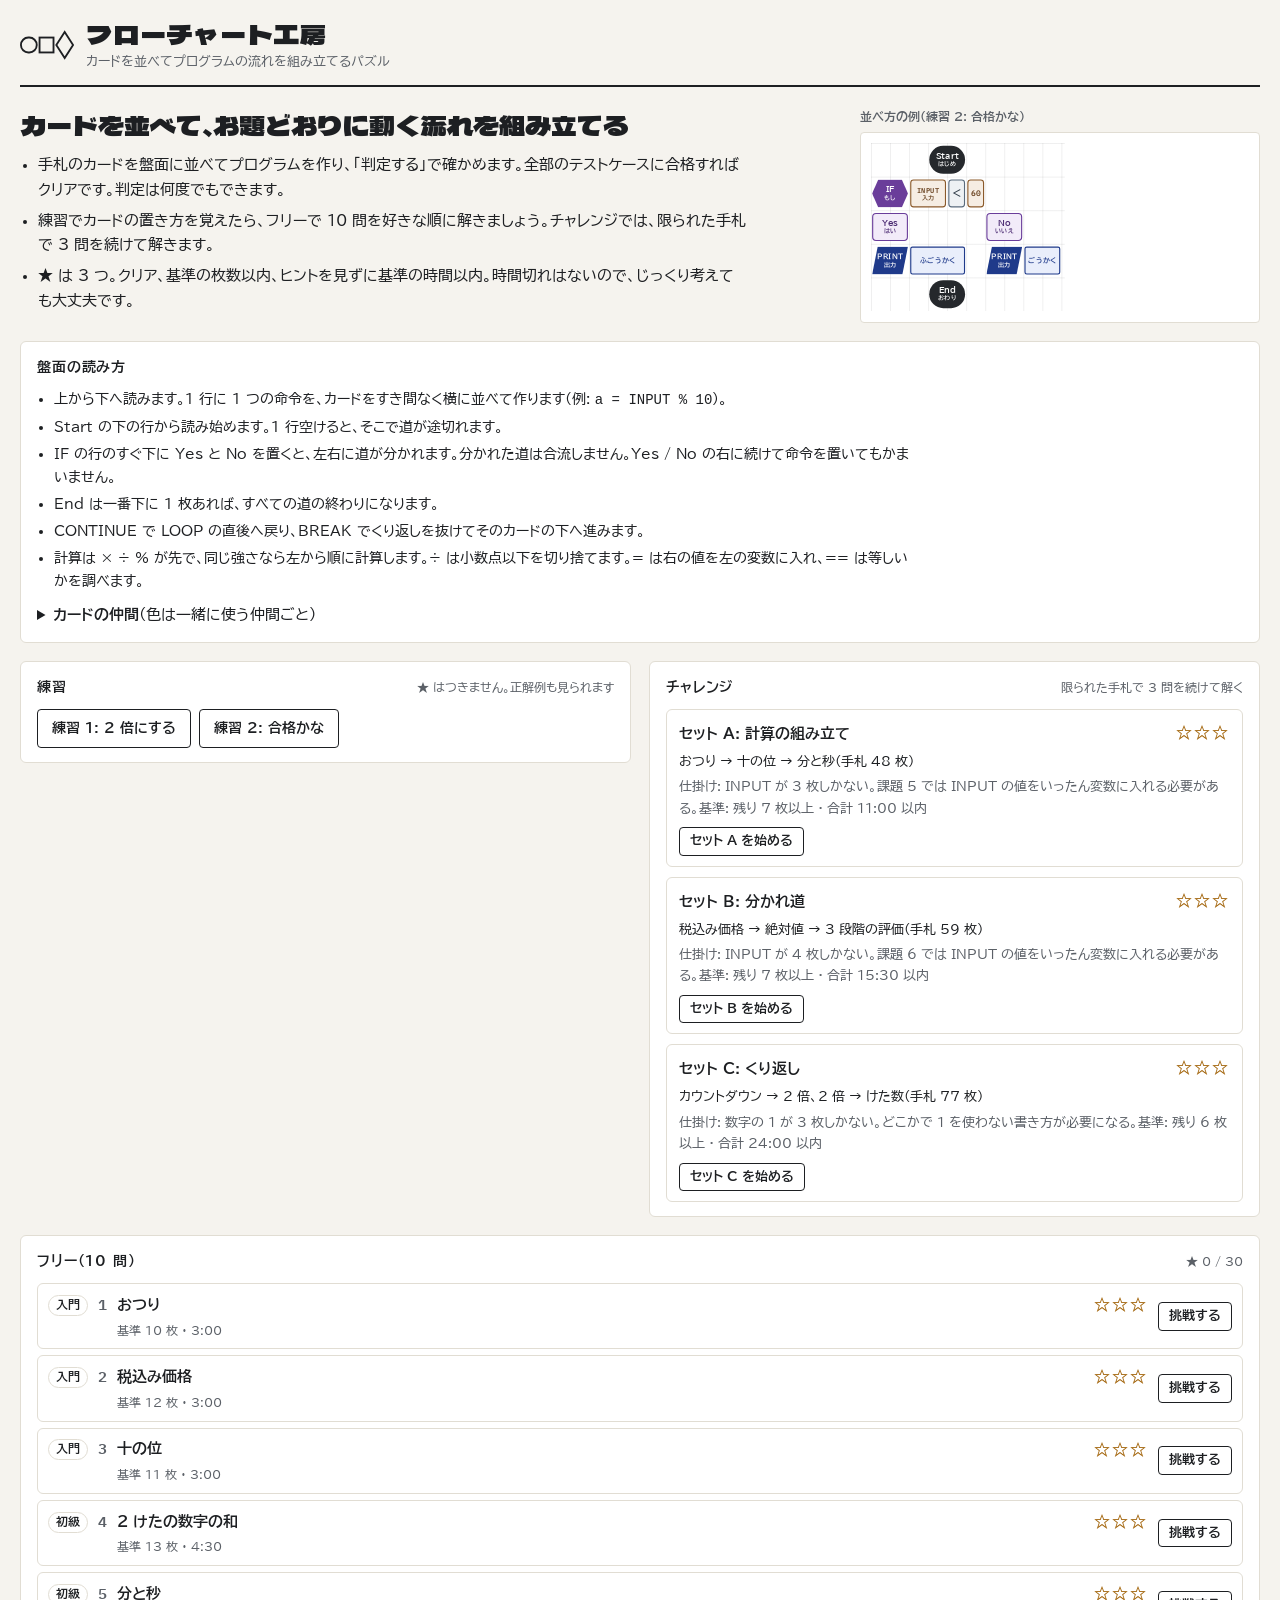
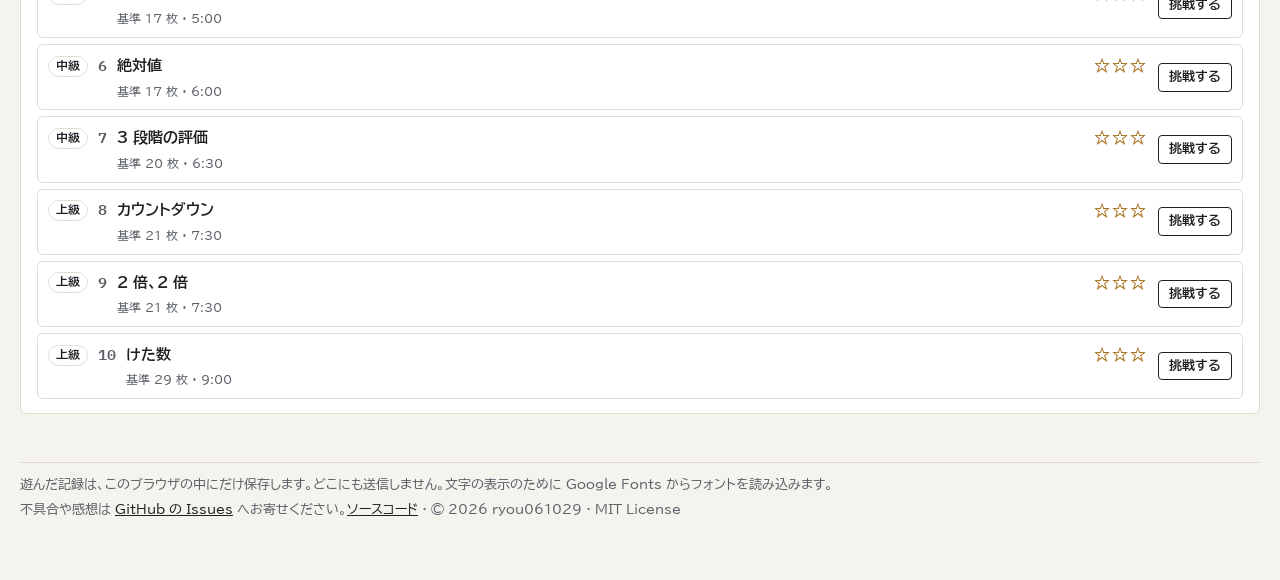
<file: app/index.html>
<!doctype html>
<html lang="ja">
<head>
<meta charset="utf-8">
<meta name="viewport" content="width=device-width, initial-scale=1">
<title>フローチャート工房</title>
<meta name="description" content="カードを方眼に並べてプログラムの流れを組み立てるパズル。IF・LOOP・PRINT などのカードで作った流れが、お題どおりに動くかをテストで確かめます。ブラウザだけで遊べます。">
<meta property="og:title" content="フローチャート工房">
<meta property="og:description" content="カードを方眼に並べてプログラムの流れを組み立てるパズル。IF・LOOP・PRINT などのカードで作った流れが、お題どおりに動くかをテストで確かめます。ブラウザだけで遊べます。">
<meta property="og:type" content="website">
<meta property="og:url" content="https://ryou061029.github.io/flowchart-workshop/">
<meta name="twitter:card" content="summary">
<link rel="icon" href="favicon.svg" type="image/svg+xml">
<link rel="preconnect" href="https://fonts.googleapis.com">
<link rel="preconnect" href="https://fonts.gstatic.com" crossorigin>
<link rel="stylesheet" href="https://fonts.googleapis.com/css2?family=BIZ+UDPGothic:wght@400;700&family=Dela+Gothic+One&family=IBM+Plex+Mono:wght@500;600&display=swap">
<style>
/* フローチャート工房 v1.0。方眼の盤面が主役。左に手札、右に盤面、盤面の下にテストケース。
   カードの形・色・添え字は仕様 generated/docs/flowchart-kobo.md §3.2(見本: flowchart-kobo-card-design.html) */
:root {
  --paper: #f5f3ee; --sheet: #ffffff; --ink: #1d1f22; --ink-soft: #5b6067; --rule: #e1ddd3;
  --grid: rgba(29, 31, 34, .07); --marker: #f2c230; --star: #a16207;
  --ok: #1d7a4c; --ok-bg: #dcf0e4; --ng: #b3261e; --ng-bg: #f8dedb; --focus: #2f6fd6; --scrim: rgba(12, 14, 18, .45); --stamp: #c2410c;

  --k-term: #25282c; --k-term-ink: #ffffff;
  --k-br: #6a3d9a; --k-br-ink: #ffffff; --k-br-tint: #f2ebf9; --k-br-tint-ink: #4b2a72;
  --k-loop: #c2410c; --k-loop-ink: #ffffff;
  --k-pr: #1f3a8a; --k-pr-ink: #ffffff; --k-pr-tint: #e9eefb; --k-pr-tint-ink: #1f3a8a;
  --k-var: #2e7d4f; --k-var-tint: #e6f3ea; --k-var-ink: #1f5a37;
  --k-num: #8b5a2b; --k-num-tint: #f6ede3; --k-num-ink: #6a4320;
  --k-sym: #5a6b7d; --k-sym-tint: #eef1f4; --k-sym-ink: #2f3b47;

  --font-display: 'Dela Gothic One', 'Hiragino Kaku Gothic StdN', 'Yu Gothic', sans-serif;
  --font-body: 'BIZ UDPGothic', 'Hiragino Kaku Gothic ProN', 'Yu Gothic UI', 'Meiryo', sans-serif;
  --font-mono: 'IBM Plex Mono', 'BIZ UDGothic', ui-monospace, Consolas, monospace;
  color-scheme: light;
}
@media (prefers-color-scheme: dark) {
  :root:not([data-theme="light"]) {
    --paper: #141619; --sheet: #1c1f23; --ink: #e8e6e1; --ink-soft: #a3a7ad; --rule: #2d3137;
    --grid: rgba(232, 230, 225, .07); --marker: #f0c34a; --star: #f0c34a;
    --ok: #58c98c; --ok-bg: #173526; --ng: #ff8a80; --ng-bg: #3d1d1b; --focus: #7fb0ff; --scrim: rgba(0, 0, 0, .6); --stamp: #f08a5d;
    --k-term: #e4e1da; --k-term-ink: #141619;
    --k-br: #8458c0; --k-br-tint: #2a2139; --k-br-tint-ink: #dccbf3;
    --k-pr: #4766cc; --k-pr-tint: #1c2442; --k-pr-tint-ink: #c9d6ff;
    --k-var: #5fb07f; --k-var-tint: #17271d; --k-var-ink: #bfe5cc;
    --k-num: #c08a55; --k-num-tint: #2a2017; --k-num-ink: #f0d6bb;
    --k-sym: #8797a8; --k-sym-tint: #1f252c; --k-sym-ink: #d5dde5;
    color-scheme: dark;
  }
}
:root[data-theme="dark"] {
  --paper: #141619; --sheet: #1c1f23; --ink: #e8e6e1; --ink-soft: #a3a7ad; --rule: #2d3137;
  --grid: rgba(232, 230, 225, .07); --marker: #f0c34a; --star: #f0c34a;
  --ok: #58c98c; --ok-bg: #173526; --ng: #ff8a80; --ng-bg: #3d1d1b; --focus: #7fb0ff; --scrim: rgba(0, 0, 0, .6); --stamp: #f08a5d;
  --k-term: #e4e1da; --k-term-ink: #141619;
  --k-br: #8458c0; --k-br-tint: #2a2139; --k-br-tint-ink: #dccbf3;
  --k-pr: #4766cc; --k-pr-tint: #1c2442; --k-pr-tint-ink: #c9d6ff;
  --k-var: #5fb07f; --k-var-tint: #17271d; --k-var-ink: #bfe5cc;
  --k-num: #c08a55; --k-num-tint: #2a2017; --k-num-ink: #f0d6bb;
  --k-sym: #8797a8; --k-sym-tint: #1f252c; --k-sym-ink: #d5dde5;
  color-scheme: dark;
}

[hidden] { display: none !important; }
* { box-sizing: border-box; }
body { margin: 0; background: var(--paper); color: var(--ink); font-family: var(--font-body); font-size: 15px; line-height: 1.65; }
button, input { font: inherit; color: inherit; }
button:focus-visible, input:focus-visible, summary:focus-visible { outline: 2px solid var(--focus); outline-offset: 2px; }
.mono { font-family: var(--font-mono); font-variant-numeric: tabular-nums; }
.muted { color: var(--ink-soft); }
[tabindex="-1"]:focus { outline: none; }

.app { max-width: 1320px; margin-inline: auto; padding-inline: 20px; padding-block: 18px 56px; }

/* ヘッダー */
.top { display: flex; flex-wrap: wrap; align-items: flex-end; justify-content: space-between; gap: 12px 24px; padding-block-end: 12px; border-bottom: 2px solid var(--ink); }
.brand { display: flex; align-items: center; gap: 12px; min-width: 0; }
.stencil { flex: none; width: 54px; height: 38px; color: var(--ink); }
.brand h1 { margin: 0; font-family: var(--font-display); font-weight: 400; font-size: 26px; line-height: 1.2; letter-spacing: .03em; }
.brand p { margin: 2px 0 0; color: var(--ink-soft); font-size: 13px; }
.hud { display: flex; flex-wrap: wrap; align-items: center; gap: 6px 14px; font-size: 13px; }
.hud-mode { font-weight: 700; }
.timer { font-family: var(--font-mono); font-variant-numeric: tabular-nums; font-size: 20px; font-weight: 600; padding: 1px 10px; border: 1.5px solid var(--ink); border-radius: 4px; background: var(--sheet); }
.timer.is-over { color: var(--ink-soft); border-color: var(--rule); }

/* 共通部品 */
.btn { padding: 7px 14px; border: 1.5px solid var(--ink); border-radius: 4px; background: var(--sheet); cursor: pointer; font-weight: 700; font-size: 14px; }
.btn:hover { background: var(--paper); }
.btn:disabled { opacity: .45; cursor: default; }
.btn-run { background: var(--ink); color: var(--sheet); }
.btn-run:hover { background: var(--ink); opacity: .9; }
.btn-quiet { border-color: var(--rule); }
.btn-small { padding: 3px 10px; font-size: 12.5px; }
.panel { background: var(--sheet); border: 1px solid var(--rule); border-radius: 6px; padding: 14px 16px; min-width: 0; }
.panel h3 { margin: 0; font-size: 14px; letter-spacing: .06em; }
.panel-head { display: flex; flex-wrap: wrap; justify-content: space-between; align-items: baseline; gap: 4px 10px; margin-bottom: 10px; }
.count-note { font-size: 12px; color: var(--ink-soft); }
.eyebrow { margin: 0; font-size: 12px; letter-spacing: .06em; color: var(--ink-soft); font-weight: 700; }
h2.title { margin: 2px 0 6px; font-family: var(--font-display); font-weight: 400; font-size: 24px; line-height: 1.35; text-wrap: balance; }
.goal { margin: 0; max-width: 70ch; display: flex; gap: 10px; align-items: baseline; }
.goal-tag { flex: none; padding: 1px 8px; border: 1.5px solid var(--ink); border-radius: 3px; font-size: 12px; font-weight: 700; letter-spacing: .08em; }
.table-wrap { overflow-x: auto; }
table { width: 100%; border-collapse: collapse; font-size: 13px; }
th, td { padding: 6px 8px; border-bottom: 1px solid var(--rule); text-align: left; vertical-align: top; }
thead th { font-size: 11.5px; letter-spacing: .06em; color: var(--ink-soft); }
td.num, th.num { text-align: right; font-family: var(--font-mono); font-variant-numeric: tabular-nums; white-space: nowrap; }
.pill { display: inline-block; padding: 1px 8px; border-radius: 999px; font-size: 11.5px; font-weight: 700; white-space: nowrap; }
.pill--ok { background: var(--ok-bg); color: var(--ok); }
.pill--ng { background: var(--ng-bg); color: var(--ng); }
.pill--idle { color: var(--ink-soft); border: 1px solid var(--rule); }
.stars { color: var(--star); letter-spacing: 2px; font-size: 16px; white-space: nowrap; }

/* カード: 外側(.card)は位置と状態の枠、内側(.face)が形と色 */
.card { position: absolute; height: 50px; border-radius: 7px; user-select: none; -webkit-user-select: none; touch-action: none; cursor: grab; }
.card .face { position: absolute; inset: 0; display: flex; flex-direction: column; align-items: center; justify-content: center; gap: 1px; padding: 0 4px; border-radius: inherit; text-align: center; line-height: 1.1; overflow: hidden; }
.card .m { font-weight: 700; font-size: 14px; letter-spacing: .02em; white-space: nowrap; }
.card .s { font-size: 10.5px; font-weight: 700; letter-spacing: .04em; white-space: nowrap; }
.k-term { border-radius: 999px; }
.k-term .face { background: var(--k-term); color: var(--k-term-ink); }
.k-if .face { background: var(--k-br); color: var(--k-br-ink); border-radius: 0; clip-path: polygon(11px 0, calc(100% - 11px) 0, 100% 50%, calc(100% - 11px) 100%, 11px 100%, 0 50%); }
.k-yn .face { background: var(--k-br-tint); color: var(--k-br-tint-ink); border: 2px solid var(--k-br); }
.k-loop .face { background: var(--k-loop); color: var(--k-loop-ink); border-radius: 0; clip-path: polygon(10px 0, calc(100% - 10px) 0, 100% 10px, 100% 100%, 0 100%, 0 10px); }
.k-loopend .face { background: var(--k-loop); color: var(--k-loop-ink); border-radius: 0; clip-path: polygon(0 0, 100% 0, 100% calc(100% - 10px), calc(100% - 10px) 100%, 10px 100%, 0 calc(100% - 10px)); }
.k-print .face { background: var(--k-pr); color: var(--k-pr-ink); border-radius: 0; clip-path: polygon(10px 0, 100% 0, calc(100% - 10px) 100%, 0 100%); }
.k-print .m, .k-word .m, .k-loopend .m.is-long { font-size: 13px; }
.k-word .face { background: var(--k-pr-tint); color: var(--k-pr-tint-ink); border: 2px solid var(--k-pr); border-radius: 4px; }
.k-var .face { background: var(--k-var-tint); color: var(--k-var-ink); border: 2px solid var(--k-var); border-radius: 6px; }
.k-var .m { font-family: Georgia, 'Times New Roman', serif; font-style: italic; font-size: 19px; }
.k-num .face, .k-input .face { background: var(--k-num-tint); color: var(--k-num-ink); border: 2px solid var(--k-num); border-radius: 6px; }
.k-num .m, .k-input .m { font-family: var(--font-mono); font-size: 15px; font-weight: 600; letter-spacing: 0; }
.k-input .m { font-size: 13px; }
.k-sym .face { background: var(--k-sym-tint); color: var(--k-sym-ink); border: 2px solid var(--k-sym); border-radius: 6px; }
.k-sym .m { font-size: 19px; letter-spacing: 0; }
.k-sym .m.is-long { font-size: 16px; }
.card.is-err { outline: 3px solid var(--ng); outline-offset: 2px; }
.card.is-ran { outline: 3px solid var(--marker); outline-offset: 2px; }
.card.is-dim { opacity: .35; }
.card.is-picked { outline: 3px dashed var(--focus); outline-offset: 2px; }
.card.is-dragging { opacity: .3; }

/* スタート画面 */
.home { display: grid; gap: 18px; margin-top: 20px; }
.intro { display: grid; grid-template-columns: minmax(0, 1fr) minmax(0, 400px); gap: 22px; align-items: start; }
.intro h2 { margin: 0 0 10px; font-family: var(--font-display); font-weight: 400; font-size: 26px; line-height: 1.4; text-wrap: balance; }
.rules { margin: 0; padding-left: 1.2em; display: grid; gap: 6px; max-width: 66ch; }
.intro-fig { margin: 0; }
figcaption { font-size: 12px; color: var(--ink-soft); margin-bottom: 6px; font-weight: 700; }
.read-rules { margin: 0; padding-left: 1.2em; display: grid; gap: 4px; font-size: 14px; max-width: 80ch; }
.legend { display: grid; gap: 10px; margin-top: 10px; }
.legend-row { display: grid; grid-template-columns: 150px minmax(0, 1fr); gap: 6px 14px; align-items: center; }
.legend-name { display: flex; align-items: center; gap: 8px; font-size: 13px; font-weight: 700; }
.swatch { flex: none; width: 12px; height: 12px; border-radius: 3px; }
.legend-cards, .chips { display: flex; flex-wrap: wrap; gap: 10px 8px; }
.legend-cards .card { position: relative; cursor: default; }
.modes { display: grid; grid-template-columns: repeat(auto-fit, minmax(min(100%, 300px), 1fr)); gap: 18px; align-items: start; }
.practice-list { display: flex; flex-wrap: wrap; gap: 8px; }
.task-list { list-style: none; margin: 0; padding: 0; display: grid; gap: 6px; }
.task-row { display: grid; grid-template-columns: auto auto minmax(0, 1fr) auto auto; grid-template-areas: "lv no title stars btn" ". . best best btn"; align-items: center; gap: 2px 10px; padding: 8px 10px; border: 1px solid var(--rule); border-radius: 6px; }
.lv { grid-area: lv; padding: 0 7px; border: 1px solid var(--rule); border-radius: 999px; font-size: 11.5px; font-weight: 700; white-space: nowrap; }
.t-no { grid-area: no; font-family: var(--font-mono); font-weight: 600; color: var(--ink-soft); }
.t-title { grid-area: title; font-weight: 700; min-width: 0; }
.task-row .stars { grid-area: stars; }
.t-best { grid-area: best; font-size: 12px; color: var(--ink-soft); }
.task-row .btn { grid-area: btn; }
.set-list { list-style: none; margin: 0; padding: 0; display: grid; gap: 10px; }
.set-item { padding: 10px 12px; border: 1px solid var(--rule); border-radius: 6px; display: grid; gap: 4px; }
.set-head { display: flex; flex-wrap: wrap; justify-content: space-between; align-items: baseline; gap: 6px 12px; }
.set-name { font-weight: 700; }
.set-route, .set-twist { margin: 0; font-size: 13px; }
.set-twist { color: var(--ink-soft); }
.set-item .btn { justify-self: start; margin-top: 4px; }

/* 課題画面 */
.play { display: grid; grid-template-columns: 300px minmax(0, 1fr); grid-template-areas: "brief brief" "tray board" "tray judge"; gap: 16px 22px; margin-top: 18px; align-items: start; }
.brief { grid-area: brief; min-width: 0; }
.tray-col { grid-area: tray; min-width: 0; display: grid; gap: 14px; }
.board-col { grid-area: board; min-width: 0; }
.judge-col { grid-area: judge; min-width: 0; }
.brief-actions { display: flex; flex-wrap: wrap; gap: 8px; margin-top: 12px; }
.hint { margin: 10px 0 0; max-width: 70ch; padding: 8px 12px; border-left: 3px solid var(--marker); background: var(--sheet); font-size: 14px; }
.example-box { margin-top: 10px; }
.example-box summary { cursor: pointer; color: var(--ink-soft); font-weight: 700; width: fit-content; }

.tray-group + .tray-group { margin-top: 12px; }
.tray-group h4 { display: flex; align-items: center; gap: 6px; margin: 0 0 6px; font-size: 11.5px; letter-spacing: .06em; color: var(--ink-soft); }
.chip { position: relative; display: inline-block; padding: 0; border: 0; background: none; cursor: grab; touch-action: none; border-radius: 8px; }
.chip .card { position: relative; display: block; }
.chip:disabled { opacity: .3; cursor: default; }
.chip.is-selected .card { outline: 3px solid var(--focus); outline-offset: 2px; }
.chip .count { position: absolute; right: -5px; top: -7px; z-index: 1; padding: 0 5px; border-radius: 999px; background: var(--ink); color: var(--sheet); font-family: var(--font-mono); font-size: 10.5px; line-height: 16px; }
.ex-tabs { display: flex; flex-wrap: wrap; gap: 6px; margin-bottom: 8px; }
.ex-tab { padding: 4px 10px; border: 1.5px solid var(--rule); border-radius: 999px; background: var(--sheet); font-size: 12.5px; font-weight: 700; cursor: pointer; }
.ex-tab:hover { border-color: var(--ink); }
.ex-tab[aria-pressed="true"] { border-color: var(--ink); background: var(--ink); color: var(--sheet); }
.ex-note { margin: 0 0 8px; font-size: 13.5px; max-width: 70ch; }
.ex-count { display: inline-block; margin-right: 8px; padding: 0 7px; border: 1px solid var(--rule); border-radius: 4px; font-size: 12px; }

.toolbar { display: flex; flex-wrap: wrap; align-items: center; gap: 8px 12px; min-height: 34px; margin-bottom: 6px; }
.sel-bar { display: flex; flex-wrap: wrap; align-items: center; gap: 6px; font-size: 13px; }
.board-msg { margin: 0; font-size: 13px; }
.board-msg[data-tone="warn"] { color: var(--ng); font-weight: 700; }
.board-msg[data-tone="ok"] { color: var(--ok); font-weight: 700; }
.board-scroll { overflow: auto; max-height: 78vh; border: 1px solid var(--rule); border-radius: 4px; background: var(--sheet); }
.board-scroll:focus-within { outline: 2px solid var(--focus); outline-offset: 1px; }
.board, .mini-inner {
  position: relative;
  background-image: linear-gradient(var(--grid) 1px, transparent 1px), linear-gradient(90deg, var(--grid) 1px, transparent 1px);
  background-size: 34px 60px;
}
.board { outline: none; }
.cursor { position: absolute; display: none; border: 2px solid var(--focus); border-radius: 5px; pointer-events: none; }
.board:focus-visible .cursor { display: block; }
.drop { position: absolute; height: 50px; border: 2px dashed var(--ink); border-radius: 7px; pointer-events: none; }
.drop.is-bad { border-color: var(--ng); background: var(--ng-bg); }
.board-help { margin: 6px 0 0; font-size: 12px; color: var(--ink-soft); }
.ghost { position: fixed; left: 0; top: 0; z-index: 60; pointer-events: none; }
.ghost .card { position: relative; box-shadow: 0 10px 22px rgba(0, 0, 0, .28); }

.errors { margin: 0 0 10px; padding: 10px 12px 10px 28px; border: 1.5px solid var(--ng); border-radius: 6px; background: var(--ng-bg); color: var(--ng); font-size: 13.5px; display: grid; gap: 4px; }
.case-table td { font-family: var(--font-mono); font-variant-numeric: tabular-nums; overflow-wrap: anywhere; }
.case-table td:last-child { font-family: var(--font-body); white-space: nowrap; }
.case-table tr.is-on > * { background: var(--ok-bg); }
.case-btn { width: 26px; height: 26px; padding: 0; border: 1.5px solid var(--ink); border-radius: 50%; background: var(--sheet); font-family: var(--font-mono); font-size: 12px; cursor: pointer; }
.case-btn:disabled { opacity: .5; cursor: default; }
.trial { display: flex; flex-wrap: wrap; align-items: center; gap: 8px; margin-top: 12px; font-size: 13px; }
.trial input { width: 8em; padding: 5px 8px; border: 1.5px solid var(--ink); border-radius: 4px; background: var(--sheet); }
.trial-out { margin: 8px 0 0; font-size: 13.5px; overflow-wrap: anywhere; }

/* クリア・チャレンジ結果 */
.clear, .result { margin-top: 22px; display: grid; gap: 18px; }
.clear-head { display: flex; align-items: center; gap: 20px; }
.stamp {
  flex: none; width: 84px; height: 84px; border-radius: 50%; display: grid; place-items: center; text-align: center;
  border: 3px solid var(--stamp); color: var(--stamp); box-shadow: inset 0 0 0 3px var(--paper), inset 0 0 0 5px var(--stamp);
  font-family: var(--font-display); font-size: 20px; line-height: 1.1; transform: rotate(-14deg);
  animation: stamp .45s cubic-bezier(.2, .9, .3, 1.2);
}
.stamp.is-ng { border-color: var(--ink-soft); color: var(--ink-soft); box-shadow: inset 0 0 0 3px var(--paper), inset 0 0 0 5px var(--ink-soft); font-size: 16px; }
@keyframes stamp { from { transform: rotate(-14deg) scale(1.7); opacity: .2; } to { transform: rotate(-14deg) scale(1); opacity: 1; } }
.star-list { list-style: none; margin: 0; padding: 0; display: grid; gap: 6px; }
.star-list li { display: flex; align-items: baseline; gap: 10px; }
.star-list .stars { font-size: 18px; }
.best-line { margin: 10px 0 0; font-size: 13px; color: var(--ink-soft); }
.clear-boards { display: grid; grid-template-columns: repeat(auto-fit, minmax(min(100%, 300px), 1fr)); gap: 16px; }
.clear-boards figure { margin: 0; min-width: 0; }
.mini-wrap { overflow-x: auto; padding: 10px; border: 1px solid var(--rule); border-radius: 4px; background: var(--sheet); }
.mini { position: relative; overflow: hidden; }
.mini-inner { position: absolute; left: 0; top: 0; transform-origin: 0 0; }
.mini .card { cursor: default; }
.actions { display: flex; flex-wrap: wrap; gap: 8px; }

/* 確認ダイアログ */
.modal { position: fixed; inset: 0; z-index: 100; display: grid; place-items: center; padding: 16px; background: var(--scrim); }
.modal-box { width: 100%; max-width: 440px; padding: 20px; border: 1.5px solid var(--ink); border-radius: 8px; background: var(--sheet); }
.modal-box p { margin: 0 0 16px; }
.modal-actions { display: flex; justify-content: flex-end; gap: 8px; }
.sr-only { position: absolute; width: 1px; height: 1px; overflow: hidden; clip: rect(0 0 0 0); white-space: nowrap; }

@media (max-width: 960px) {
  .play { grid-template-columns: minmax(0, 1fr); grid-template-areas: "brief" "tray" "board" "judge"; }
  .tray-panel { max-height: 320px; overflow-y: auto; }
  .intro { grid-template-columns: minmax(0, 1fr); }
}
@media (max-width: 560px) {
  .app { padding-inline: 16px; }
  .brand h1 { font-size: 22px; }
  .stencil { display: none; }
  .clear-head { flex-direction: column; align-items: flex-start; }
  .legend-row { grid-template-columns: minmax(0, 1fr); }
  .task-row { grid-template-columns: auto auto minmax(0, 1fr); grid-template-areas: "lv no title" "stars stars best" "btn btn btn"; gap: 4px 10px; }
  .task-row .btn { justify-self: start; margin-top: 4px; }
}
/* 画面の下の表記 */
.site-foot { margin-top: 48px; padding-top: 12px; border-top: 1px solid var(--rule); font-size: 12.5px; color: var(--ink-soft); }
.site-foot p { margin: 0 0 4px; }
.site-foot a { color: var(--ink); }
@media (prefers-reduced-motion: reduce) { .stamp { animation: none; } }
</style>
</head>
<body>

<div class="app">
  <header class="top">
    <div class="brand">
      <svg class="stencil" viewBox="0 0 58 40" aria-hidden="true">
        <rect x="1" y="12" width="17" height="16" rx="8" fill="none" stroke="currentColor" stroke-width="2"/>
        <rect x="21" y="12" width="15" height="16" fill="none" stroke="currentColor" stroke-width="2"/>
        <polygon points="48,6 57,20 48,34 39,20" fill="none" stroke="currentColor" stroke-width="2"/>
      </svg>
      <div>
        <h1>フローチャート工房</h1>
        <p>カードを並べてプログラムの流れを組み立てるパズル</p>
      </div>
    </div>
    <div id="hud" class="hud" hidden>
      <span id="hud-mode" class="hud-mode"></span>
      <span id="hud-timer" class="timer" role="timer" aria-label="経過時間"></span>
      <span id="hud-par" class="mono muted"></span>
    </div>
  </header>

  <!-- スタート -->
  <main id="s-home" class="home" hidden>
    <h2 id="home-title" class="sr-only" tabindex="-1">スタート</h2>
    <div class="intro">
      <div>
        <h2>カードを並べて、お題どおりに動く流れを組み立てる</h2>
        <ul class="rules">
          <li>手札のカードを盤面に並べてプログラムを作り、「判定する」で確かめます。全部のテストケースに合格すればクリアです。判定は何度でもできます。</li>
          <li>練習でカードの置き方を覚えたら、フリーで 10 問を好きな順に解きましょう。チャレンジでは、限られた手札で 3 問を続けて解きます。</li>
          <li>★ は 3 つ。クリア、基準の枚数以内、ヒントを見ずに基準の時間以内。時間切れはないので、じっくり考えても大丈夫です。</li>
        </ul>
      </div>
      <figure class="intro-fig">
        <figcaption>並べ方の例(練習 2: 合格かな)</figcaption>
        <div id="intro-example" class="mini-wrap"></div>
      </figure>
    </div>

    <section class="panel" aria-labelledby="rules-h">
      <h3 id="rules-h">盤面の読み方</h3>
      <ul class="read-rules" style="margin-top:8px">
        <li>上から下へ読みます。1 行に 1 つの命令を、カードをすき間なく横に並べて作ります(例: <code>a = INPUT % 10</code>)。</li>
        <li>Start の下の行から読み始めます。1 行空けると、そこで道が途切れます。</li>
        <li>IF の行のすぐ下に Yes と No を置くと、左右に道が分かれます。分かれた道は合流しません。Yes / No の右に続けて命令を置いてもかまいません。</li>
        <li>End は一番下に 1 枚あれば、すべての道の終わりになります。</li>
        <li>CONTINUE で LOOP の直後へ戻り、BREAK でくり返しを抜けてそのカードの下へ進みます。</li>
        <li>計算は × ÷ % が先で、同じ強さなら左から順に計算します。÷ は小数点以下を切り捨てます。= は右の値を左の変数に入れ、== は等しいかを調べます。</li>
      </ul>
      <details style="margin-top:10px">
        <summary><strong>カードの仲間</strong>(色は一緒に使う仲間ごと)</summary>
        <div id="legend" class="legend"></div>
      </details>
    </section>

    <div class="modes">
      <section class="panel" aria-labelledby="practice-h">
        <div class="panel-head"><h3 id="practice-h">練習</h3><span class="count-note">★ はつきません。正解例も見られます</span></div>
        <div id="practice-list" class="practice-list"></div>
      </section>
      <section class="panel" aria-labelledby="challenge-h">
        <div class="panel-head"><h3 id="challenge-h">チャレンジ</h3><span class="count-note">限られた手札で 3 問を続けて解く</span></div>
        <ul id="set-list" class="set-list"></ul>
      </section>
    </div>
    <section class="panel" aria-labelledby="free-h">
      <div class="panel-head"><h3 id="free-h">フリー(10 問)</h3><span id="free-total" class="count-note"></span></div>
      <ul id="task-list" class="task-list"></ul>
    </section>
  </main>

  <!-- 課題 -->
  <main id="s-play" class="play" hidden>
    <section class="brief" aria-labelledby="play-title">
      <p class="eyebrow" id="play-eyebrow"></p>
      <h2 class="title" id="play-title" tabindex="-1"></h2>
      <p class="goal"><span class="goal-tag">お題</span><span id="play-goal"></span></p>
      <div class="brief-actions">
        <button type="button" id="judge-btn" class="btn btn-run">判定する</button>
        <button type="button" id="hint-btn" class="btn">ヒントを見る</button>
        <button type="button" id="clear-btn" class="btn">盤面を片付ける</button>
        <button type="button" id="giveup-btn" class="btn btn-quiet">あきらめる</button>
        <button type="button" id="leave-btn" class="btn btn-quiet">一覧へ戻る</button>
      </div>
      <p id="hint-text" class="hint" hidden></p>
      <details id="practice-example" class="example-box" hidden>
        <summary>正解例と別解を見る</summary>
        <div id="practice-examples" class="examples"></div>
      </details>
    </section>

    <div class="tray-col">
      <section class="panel tray-panel" aria-labelledby="tray-h">
        <div class="panel-head"><h3 id="tray-h">手札</h3><span id="hand-count" class="count-note"></span></div>
        <div id="tray"></div>
      </section>
    </div>

    <section class="board-col" aria-label="盤面">
      <div class="toolbar">
        <div id="sel-bar" class="sel-bar" hidden></div>
        <p id="board-msg" class="board-msg"></p>
      </div>
      <div id="board-scroll" class="board-scroll">
        <div id="board" class="board" tabindex="0" role="application" aria-label="盤面" aria-describedby="board-help"></div>
      </div>
      <p id="board-help" class="board-help">手札から盤面へドラッグして置きます。手札のカードを選んでから空いているマスを押しても置けます。盤面のカードはドラッグで動かし、盤面の外へ出すと手札に戻ります。キーボード: 盤面で矢印キーで移動、Enter で置く・持ち上げる・下ろす、Delete で手札に戻す、Esc で取り消し、T で手札へ。</p>
    </section>

    <section class="judge-col panel" aria-labelledby="cases-h">
      <div class="panel-head"><h3 id="cases-h">テストケース</h3><span id="case-count" class="count-note"></span></div>
      <ul id="errors" class="errors" hidden></ul>
      <div class="table-wrap">
        <table class="case-table">
          <thead><tr><th scope="col">#</th><th scope="col">INPUT</th><th scope="col">期待する出力</th><th scope="col">実際の出力</th><th scope="col">判定</th></tr></thead>
          <tbody id="cases"></tbody>
        </table>
      </div>
      <form id="trial" class="trial">
        <label for="trial-input">INPUT</label>
        <input id="trial-input" type="number" step="1">
        <button type="submit" class="btn btn-small">この値で動かす</button>
      </form>
      <p id="trial-out" class="trial-out" aria-live="polite"></p>
    </section>
  </main>

  <!-- クリア -->
  <main id="s-clear" class="clear" hidden>
    <div class="clear-head">
      <div id="cl-stamp" class="stamp" aria-hidden="true"></div>
      <div>
        <p class="eyebrow" id="cl-eyebrow"></p>
        <h2 class="title" id="cl-title" tabindex="-1"></h2>
        <p id="cl-note" class="muted" style="margin:0"></p>
      </div>
    </div>
    <section id="cl-stars-panel" class="panel" aria-labelledby="cl-stars-h">
      <h3 id="cl-stars-h" class="sr-only">★ の判定</h3>
      <ul id="cl-stars" class="star-list"></ul>
      <p id="cl-best" class="best-line"></p>
    </section>
    <div class="clear-boards">
      <figure><figcaption id="cl-mine-cap">あなたの並べ方</figcaption><div id="cl-mine" class="mini-wrap"></div></figure>
      <figure><figcaption>正解例と別解(正解は 1 つではありません)</figcaption><div id="cl-examples" class="examples"></div></figure>
    </div>
    <div id="cl-actions" class="actions"></div>
  </main>

  <!-- チャレンジ結果 -->
  <main id="s-result" class="result" hidden>
    <div class="clear-head">
      <div id="rs-stamp" class="stamp" aria-hidden="true"></div>
      <div>
        <p class="eyebrow" id="rs-eyebrow">チャレンジ結果</p>
        <h2 class="title" id="rs-title" tabindex="-1"></h2>
        <p id="rs-note" class="muted" style="margin:0"></p>
      </div>
    </div>
    <section class="panel" aria-labelledby="rs-stars-h">
      <h3 id="rs-stars-h" class="sr-only">★ の判定</h3>
      <ul id="rs-stars" class="star-list"></ul>
      <p id="rs-best" class="best-line"></p>
    </section>
    <div class="table-wrap panel">
      <table>
        <thead><tr><th scope="col">課題</th><th scope="col">結果</th><th scope="col" class="num">カード</th><th scope="col" class="num">時間</th><th scope="col">ヒント</th></tr></thead>
        <tbody id="rs-rows"></tbody>
      </table>
    </div>
    <div class="actions">
      <button type="button" id="rs-again" class="btn btn-run">もう一度</button>
      <button type="button" id="rs-home" class="btn">一覧へ戻る</button>
    </div>
  </main>

  <footer class="site-foot">
    <p>遊んだ記録は、このブラウザの中にだけ保存します。どこにも送信しません。文字の表示のために Google Fonts からフォントを読み込みます。</p>
    <p>不具合や感想は <a href="https://github.com/ryou061029/flowchart-workshop/issues">GitHub の Issues</a> へお寄せください。<a href="https://github.com/ryou061029/flowchart-workshop">ソースコード</a> · © 2026 ryou061029 · MIT License</p>
  </footer>
</div>

<div id="ask" class="modal" role="dialog" aria-modal="true" aria-labelledby="ask-msg" hidden>
  <div class="modal-box">
    <p id="ask-msg"></p>
    <div class="modal-actions">
      <button type="button" id="ask-cancel" class="btn">やめる</button>
      <button type="button" id="ask-ok" class="btn btn-run">OK</button>
    </div>
  </div>
</div>
<div id="live" class="sr-only" aria-live="polite"></div>

<script src="engine.js"></script>
<script>
(function () {
  'use strict';
  const E = window.FlowEngine;
  const CW = 34, RH = 60, CH = 50, TOP = (RH - CH) / 2;
  const COLS = E.BOARD.cols, ROWS = E.BOARD.rows;
  const SAVE_KEY = 'flowchart-kobo:v3';
  const OLD_KEYS = ['flowchart-kobo:v2']; // 前の版の保存データ(読まずに消す)
  const GROUP_COLOR = { terminal: '--k-term', branch: '--k-br', loop: '--k-loop', print: '--k-pr', var: '--k-var', num: '--k-num', sym: '--k-sym' };

  const $ = (s) => document.querySelector(s);
  const esc = (s) => String(s).replace(/[&<>"']/g, (c) => ({ '&': '&amp;', '<': '&lt;', '>': '&gt;', '"': '&quot;', "'": '&#39;' }[c]));
  const byId = E.taskById;
  const setById = (id) => E.SETS.find((s) => s.id === id);
  const W = (id) => E.card(id).width;
  const cardName = (id) => { const d = E.card(id); return d.sub ? `${d.label}(${d.sub})` : d.label; };
  const total = (o) => Object.values(o).reduce((a, b) => a + b, 0);
  const pad = (n) => String(n).padStart(2, '0');
  const clock = (sec) => `${Math.floor(sec / 60)}:${pad(Math.floor(sec % 60))}`;
  const clamp = (v, lo, hi) => Math.max(lo, Math.min(hi, v));
  const fmtLines = (a) => (a.length ? a.map(esc).join('<br>') : '(何も出力しない)');
  const starText = (s) => '★'.repeat(E.starCount(s)) + '☆'.repeat(3 - E.starCount(s));
  const starHtml = (s) => `<span class="stars" role="img" aria-label="★ ${E.starCount(s)} / 3">${starText(s)}</span>`;
  const one = (on) => `<span class="stars" aria-hidden="true">${on ? '★' : '☆'}</span>`;

  const fresh = () => ({ v: 3, screen: 'home', play: null, ch: null, last: null, chResult: null, best: {}, chBest: {}, seq: 0 });
  let S = fresh();
  const T = { sel: null, cursor: { row: 1, col: 4 }, judge: null, trial: null, highlight: null, drag: null, suppressClick: false, onCase: null };
  const resetT = () => { T.sel = null; T.judge = null; T.trial = null; T.highlight = null; T.onCase = null; };

  function save() { try { localStorage.setItem(SAVE_KEY, JSON.stringify(S)); } catch (err) { /* 保存できない環境では記録が残らないだけ */ } }
  function load() {
    try { OLD_KEYS.forEach((k) => localStorage.removeItem(k)); } catch (err) { /* 消せなくても遊べる */ }
    try {
      const s = JSON.parse(localStorage.getItem(SAVE_KEY) || 'null');
      if (s && s.v === 3) return s;
    } catch (err) { /* 壊れた保存データは無視する */ }
    return null;
  }

  function live(msg) { const el = $('#live'); el.textContent = ''; requestAnimationFrame(() => { el.textContent = msg; }); }
  function say(msg, tone) { const el = $('#board-msg'); el.textContent = msg; el.dataset.tone = tone || ''; live(msg); }

  // ---- 確認ダイアログ(サンドボックスでは confirm() が使えないため、ページ内で確認する) ----
  let askResolve = null;
  function askConfirm(message, okLabel) {
    const back = document.activeElement;
    $('#ask-msg').textContent = message;
    $('#ask-ok').textContent = okLabel || 'OK';
    $('#ask').hidden = false;
    $('#ask-ok').focus();
    return new Promise((resolve) => {
      askResolve = (v) => {
        askResolve = null;
        $('#ask').hidden = true;
        if (back && back.isConnected) back.focus();
        resolve(v);
      };
    });
  }
  const askAnswer = (v) => { if (askResolve) askResolve(v); };
  $('#ask-ok').addEventListener('click', () => askAnswer(true));
  $('#ask-cancel').addEventListener('click', () => askAnswer(false));
  $('#ask').addEventListener('click', (e) => { if (e.target.id === 'ask') askAnswer(false); });
  document.addEventListener('keydown', (e) => {
    if (!askResolve) return;
    if (e.key === 'Escape') { e.preventDefault(); e.stopImmediatePropagation(); askAnswer(false); }
  }, true);

  // ---- 遊んでいる課題 ----
  // フリー・練習は課題ごとの共通カード + 数字とことばを枚数の制限なく使う。チャレンジはセットの手札を減らしながら使う
  function ctx() {
    const p = S.play;
    const task = byId(p.taskId);
    const hand = p.kind === 'challenge' ? S.ch.hand : null;
    return { kind: p.kind, task, board: p.board, hand };
  }
  function trayList() {
    const c = ctx();
    if (!c.hand) return E.trayCards(c.task);
    const set = setById(S.ch.setId);
    const seen = new Set();
    const list = [];
    for (const tid of set.tasks) for (const id of E.trayCards(byId(tid))) if (!seen.has(id) && id in set.hand) { seen.add(id); list.push(id); }
    return list;
  }
  const elapsed = () => (S.play ? (Date.now() - S.play.startedAt) / 1000 : 0);

  function fits(board, id, row, col, ignoreId) {
    const w = W(id);
    if (row < 0 || row >= ROWS || col < 0 || col + w > COLS) return false;
    return !board.some((c) => c.id !== ignoreId && c.row === row && c.col < col + w && col < c.col + W(c.card));
  }
  const cardAt = (board, row, col) => board.find((c) => c.row === row && col >= c.col && col < c.col + W(c.card));

  function boardChanged() { T.judge = null; T.trial = null; T.highlight = null; T.onCase = null; save(); renderPlay(); }

  function placeCard(id, row, col) {
    const c = ctx();
    if (!trayList().includes(id)) { say(`この課題では「${cardName(id)}」は使えません。`, 'warn'); return false; }
    if (c.hand && !(c.hand[id] > 0)) { say(`「${cardName(id)}」は手札に残っていません。`, 'warn'); return false; }
    if (!fits(c.board, id, row, col)) { say('そこには置けません。ほかのカードと重なるか、盤面からはみ出します。', 'warn'); return false; }
    c.board.push({ id: `k${++S.seq}`, card: id, row, col });
    if (c.hand) c.hand[id] -= 1;
    T.sel = null;
    T.cursor = { row, col };
    boardChanged();
    say(`「${cardName(id)}」を ${row + 1} 行目に置きました。`);
    return true;
  }
  function moveCard(id, row, col) {
    const c = ctx();
    const k = c.board.find((x) => x.id === id);
    if (!k) return false;
    if (!fits(c.board, k.card, row, col, id)) { say('そこには動かせません。ほかのカードと重なるか、盤面からはみ出します。', 'warn'); return false; }
    k.row = row; k.col = col;
    if (T.sel && T.sel.id === id) T.sel = null;
    boardChanged();
    say(`「${cardName(k.card)}」を ${row + 1} 行目に動かしました。`);
    return true;
  }
  function removeCard(id) {
    const c = ctx();
    const i = c.board.findIndex((x) => x.id === id);
    if (i < 0) return;
    const [k] = c.board.splice(i, 1);
    if (c.hand) c.hand[k.card] += 1;
    if (T.sel && T.sel.id === id) T.sel = null;
    boardChanged();
    say(`「${cardName(k.card)}」を手札に戻しました。`);
  }

  // ---- 進行 ----
  function openPlay(kind, taskId) {
    S.play = { kind, taskId, board: [], startedAt: Date.now(), hintUsed: false, hintOpen: false };
    S.screen = 'play';
    resetT();
    T.cursor = { row: 1, col: 4 };
    say('');
    $('#trial-input').value = '';
    save(); render();
    window.scrollTo(0, 0);
    $('#play-title').focus();
  }
  function startChallenge(setId) {
    const set = setById(setId);
    S.ch = { setId, index: 0, hand: Object.assign({}, set.hand), results: [] };
    openPlay('challenge', set.tasks[0]);
  }
  function goHome() {
    S.play = null; S.screen = 'home';
    resetT(); save(); render();
    window.scrollTo(0, 0);
    $('#home-title').focus();
  }
  function finishTask(cleared) {
    const p = S.play;
    if (!p) return;
    askAnswer(false);
    const task = byId(p.taskId);
    const sec = Math.floor(elapsed());
    const board = p.board.map((k) => Object.assign({}, k));
    const last = { kind: p.kind, taskId: task.id, cleared, cards: board.length, sec, hintUsed: p.hintUsed, board };
    if (p.kind === 'free') {
      last.stars = E.freeStars(task, { cleared, cards: board.length, sec, hintUsed: p.hintUsed });
      S.best[task.id] = E.mergeBest(S.best[task.id] || null, last.stars, board.length, sec);
    }
    if (p.kind === 'challenge') {
      if (!cleared) for (const k of p.board) S.ch.hand[k.card] += 1; // あきらめた課題のカードは手札に戻る
      S.ch.results.push({ taskId: task.id, cleared, sec, hintUsed: p.hintUsed, cards: board.length });
    }
    S.last = last; S.play = null;
    resetT();
    if (p.kind === 'challenge' && S.ch.results.length === setById(S.ch.setId).tasks.length) { finishChallenge(); return; }
    S.screen = 'clear';
    save(); render();
    window.scrollTo(0, 0);
    $('#cl-title').focus();
  }
  function finishChallenge() {
    const set = setById(S.ch.setId);
    const left = total(S.ch.hand);
    const stars = E.challengeStars(set, S.ch.results, left);
    const sec = S.ch.results.reduce((n, r) => n + r.sec, 0);
    const prev = S.chBest[set.id] || { clear: false, few: false, fast: false, maxLeft: null, minSec: null };
    if (stars.clear) {
      S.chBest[set.id] = {
        clear: true, few: prev.few || stars.few, fast: prev.fast || stars.fast,
        maxLeft: prev.maxLeft === null ? left : Math.max(prev.maxLeft, left), minSec: prev.minSec === null ? sec : Math.min(prev.minSec, sec),
      };
    } else S.chBest[set.id] = prev;
    S.chResult = { setId: set.id, results: S.ch.results, left, stars, sec };
    S.ch = null; S.screen = 'result';
    save(); render();
    window.scrollTo(0, 0);
    $('#rs-title').focus();
  }
  function nextChallengeTask() {
    const set = setById(S.ch.setId);
    S.ch.index += 1;
    openPlay('challenge', set.tasks[S.ch.index]);
  }

  // ---- 描画: カード ----
  function cardHtml(id, o) {
    o = o || {};
    const d = E.card(id);
    const pos = o.x !== undefined ? `left:${o.x + 2}px;top:${o.y}px;` : '';
    const cls = ['card', `k-${d.kind}`].concat(o.cls || []).filter(Boolean).join(' ');
    const attrs = o.id ? ` data-id="${o.id}" data-drag="board"` : '';
    const long = (d.kind === 'sym' && d.label.length > 1) || d.label.length >= 8 ? ' is-long' : '';
    const sub = d.sub ? `<span class="s" aria-hidden="true">${esc(d.sub)}</span>` : '';
    return `<div class="${cls}"${attrs} style="${pos}width:${d.width * CW - 4}px"><span class="face"><span class="m${long}">${esc(d.label)}</span>${sub}</span></div>`;
  }
  function miniBoard(cards, scale) {
    scale = scale || 0.62;
    if (!cards.length) return '<p class="muted">(盤面にカードはありませんでした)</p>';
    const w = Math.max(...cards.map((k) => k.col + W(k.card))) * CW + 6;
    const h = (Math.max(...cards.map((k) => k.row)) + 1) * RH;
    return `<div class="mini" style="width:${Math.ceil(w * scale)}px;height:${Math.ceil(h * scale)}px"><div class="mini-inner" style="width:${w}px;height:${h}px;transform:scale(${scale})">`
      + cards.map((k) => cardHtml(k.card, { x: k.col * CW, y: k.row * RH + TOP })).join('') + '</div></div>';
  }
  // 正解例と別解の切り替え。同じ課題のあいだは選んだ並べ方を保つ
  function renderExamples(el, task) {
    if (el.dataset.task !== task.id) { el.dataset.task = task.id; el.dataset.ex = '0'; }
    const i = Math.min(Number(el.dataset.ex) || 0, task.examples.length - 1);
    const ex = task.examples[i];
    const cards = E.fromText(ex.rows);
    el.innerHTML = `<div class="ex-tabs" role="group" aria-label="正解例と別解の切り替え">`
      + task.examples.map((x, j) => `<button type="button" class="ex-tab" data-ex="${j}" aria-pressed="${j === i}">${esc(x.title)}</button>`).join('')
      + `</div><p class="ex-note"><span class="ex-count mono">${cards.length} 枚</span>${esc(ex.note)}</p><div class="mini-wrap">${miniBoard(cards)}</div>`;
  }
  const groupsOf = (ids) => E.GROUPS.map((g) => ({ g, ids: ids.filter((id) => E.card(id).group === g.id) })).filter((x) => x.ids.length);
  const swatch = (gid) => `<span class="swatch" style="background:var(${GROUP_COLOR[gid]})" aria-hidden="true"></span>`;

  // ---- 描画: 画面 ----
  function render() {
    if (S.screen === 'play' && !S.play) S.screen = 'home';
    if (S.screen === 'clear' && (!S.last || (S.last.kind === 'challenge' && !S.ch))) S.screen = 'home';
    if (S.play && S.play.kind === 'challenge' && !S.ch) { S.play = null; S.screen = 'home'; }
    if (S.screen === 'result' && !S.chResult) S.screen = 'home';
    $('#s-home').hidden = S.screen !== 'home';
    $('#s-play').hidden = S.screen !== 'play';
    $('#s-clear').hidden = S.screen !== 'clear';
    $('#s-result').hidden = S.screen !== 'result';
    renderHud();
    if (S.screen === 'home') renderHome();
    else if (S.screen === 'play') renderPlay();
    else if (S.screen === 'clear') renderClear();
    else renderResult();
  }

  function modeLabel(kind, task) {
    if (kind === 'practice') return `練習 ${task.no}`;
    if (kind === 'free') return `フリー · 課題 ${task.no} · ${task.level}`;
    const set = setById(S.ch.setId);
    return `チャレンジ ${set.id} · ${S.ch.index + 1} / ${set.tasks.length} 問`;
  }
  function renderHud() {
    const on = S.screen === 'play';
    $('#hud').hidden = !on;
    if (!on) return;
    const c = ctx();
    $('#hud-mode').textContent = modeLabel(c.kind, c.task) + (c.hand ? ` · 手札 ${total(c.hand)} 枚` : '');
    $('#hud-par').textContent = c.task.parSec ? `基準 ${clock(c.task.parSec)}` : '';
    tick();
  }

  function renderHome() {
    $('#intro-example').innerHTML = miniBoard(E.fromText(byId('p2').examples[0].rows), 0.56);
    const legend = { terminal: ['start', 'end'], branch: ['if', 'yes', 'no'], loop: ['loop', 'continue', 'break'], print: ['print', 'word:円'],
      var: ['var:a', 'var:b', 'var:c'], num: ['input', 'num:1', 'num:60', 'num:100'], sym: ['set', 'eq', 'lt', 'gt', 'add', 'sub', 'mul', 'div', 'mod'] };
    $('#legend').innerHTML = E.GROUPS.map((g) => `<div class="legend-row"><span class="legend-name">${swatch(g.id)}${esc(g.name)}</span>`
      + `<span class="legend-cards" role="list">${legend[g.id].map((id) => `<span role="listitem" aria-label="${esc(cardName(id))}">${cardHtml(id)}</span>`).join('')}</span></div>`).join('');
    $('#practice-list').innerHTML = E.PRACTICE.map((t) => `<button type="button" class="btn" data-practice="${t.id}">練習 ${t.no}: ${esc(t.title)}</button>`).join('');
    let got = 0;
    $('#task-list').innerHTML = E.TASKS.map((t) => {
      const b = S.best[t.id] || { clear: false, few: false, fast: false, minCards: null, minSec: null };
      got += E.starCount(b);
      const best = b.clear ? `最少 ${b.minCards} 枚 · 最短 ${clock(b.minSec)}(基準 ${t.par} 枚 · ${clock(t.parSec)})` : `基準 ${t.par} 枚 · ${clock(t.parSec)}`;
      return `<li class="task-row"><span class="lv">${esc(t.level)}</span><span class="t-no">${t.no}</span><span class="t-title">${esc(t.title)}</span>${starHtml(b)}`
        + `<button type="button" class="btn btn-small" data-free="${t.id}" aria-label="課題 ${t.no} ${esc(t.title)} に挑戦する">挑戦する</button><span class="t-best">${best}</span></li>`;
    }).join('');
    $('#free-total').textContent = `★ ${got} / ${E.TASKS.length * 3}`;
    $('#set-list').innerHTML = E.SETS.map((s) => {
      const b = S.chBest[s.id] || { clear: false, few: false, fast: false, maxLeft: null, minSec: null };
      const route = s.tasks.map((id) => byId(id).title).join(' → ');
      const best = b.clear ? `最多の残り ${b.maxLeft} 枚 · 最短 ${clock(b.minSec)}` : `基準: 残り ${s.parLeft} 枚以上 · 合計 ${clock(s.parSec)} 以内`;
      return `<li class="set-item"><div class="set-head"><span class="set-name">セット ${s.id}: ${esc(s.title)}</span>${starHtml(b)}</div>`
        + `<p class="set-route">${esc(route)}(手札 ${total(s.hand)} 枚)</p><p class="set-twist">仕掛け: ${esc(s.twist.text)}。${esc(best)}</p>`
        + `<button type="button" class="btn btn-small" data-set="${s.id}">セット ${s.id} を始める</button></li>`;
    }).join('');
  }

  function renderPlay() { renderBrief(); renderTray(); renderBoard(); renderSelBar(); renderJudge(); }

  function renderBrief() {
    const c = ctx(), t = c.task, p = S.play;
    $('#play-eyebrow').textContent = modeLabel(c.kind, t) + (t.par ? ` · 基準 ${t.par} 枚 · ${clock(t.parSec)}` : '');
    $('#play-title').textContent = t.title;
    $('#play-goal').textContent = t.goal;
    $('#giveup-btn').hidden = c.kind !== 'challenge';
    $('#leave-btn').textContent = c.kind === 'challenge' ? 'チャレンジを中断する' : '一覧へ戻る';
    $('#practice-example').hidden = c.kind !== 'practice';
    if (c.kind === 'practice') renderExamples($('#practice-examples'), t);
    $('#hint-text').textContent = t.hint;
    $('#hint-text').hidden = !p.hintOpen;
    $('#hint-btn').textContent = p.hintOpen ? 'ヒントを閉じる' : 'ヒントを見る';
  }

  function renderTray() {
    const c = ctx();
    const ids = trayList();
    $('#tray').innerHTML = groupsOf(ids).map(({ g, ids: list }) => `<section class="tray-group"><h4>${swatch(g.id)}${esc(g.name)}</h4><div class="chips">`
      + list.map((id) => {
        const n = c.hand ? c.hand[id] || 0 : null;
        const on = !!(T.sel && T.sel.card === id);
        return `<button type="button" class="chip${on ? ' is-selected' : ''}" data-drag="tray" data-card="${esc(id)}" aria-pressed="${on}"${n === 0 ? ' disabled' : ''} aria-label="${esc(cardName(id))}(${esc(g.name)})${n === null ? '' : `残り ${n} 枚`}">`
          + `${cardHtml(id)}${n === null ? '' : `<span class="count" aria-hidden="true">${n}</span>`}</button>`;
      }).join('') + '</div></section>').join('');
    $('#hand-count').textContent = c.hand ? `残り ${total(c.hand)} 枚` : '枚数の制限なし';
  }

  function errorIds() {
    const list = (T.trial && T.trial.errors) || (T.judge && T.judge.errors) || [];
    return new Set(list.flatMap((e) => e.cards));
  }
  function renderBoard() {
    const c = ctx();
    const el = $('#board');
    el.style.width = `${COLS * CW}px`;
    el.style.height = `${ROWS * RH}px`;
    const errs = errorIds();
    const hl = T.highlight ? new Set(T.highlight) : null;
    el.innerHTML = c.board.map((k) => cardHtml(k.card, {
      id: k.id, x: k.col * CW, y: k.row * RH + TOP,
      cls: [errs.has(k.id) && 'is-err', hl && hl.has(k.id) && 'is-ran', hl && !hl.has(k.id) && 'is-dim', T.sel && T.sel.id === k.id && 'is-picked'],
    })).join('') + '<div class="cursor" id="cursor"></div><div class="drop" id="drop" hidden></div>';
    renderCursor();
  }
  function renderCursor() {
    const cur = $('#cursor');
    if (!cur) return;
    const c = ctx();
    const picked = T.sel && T.sel.id ? c.board.find((k) => k.id === T.sel.id) : null;
    const w = T.sel && T.sel.card ? W(T.sel.card) : picked ? W(picked.card) : 1;
    cur.style.cssText = `left:${T.cursor.col * CW}px;top:${T.cursor.row * RH + 2}px;width:${w * CW}px;height:${RH - 4}px`;
  }
  function renderSelBar() {
    const bar = $('#sel-bar');
    const c = ctx();
    if (!T.sel) { bar.hidden = true; return; }
    bar.hidden = false;
    if (T.sel.card) {
      bar.innerHTML = `<span>選択中: 手札の「${esc(cardName(T.sel.card))}」</span><button type="button" class="btn btn-small" data-selbar="cancel">選択をやめる</button>`;
    } else {
      const k = c.board.find((x) => x.id === T.sel.id);
      bar.innerHTML = `<span>選択中: 盤面の「${esc(k ? cardName(k.card) : '')}」(動かす先のマスを押す)</span><button type="button" class="btn btn-small" data-selbar="remove">手札に戻す</button><button type="button" class="btn btn-small" data-selbar="cancel">選択をやめる</button>`;
    }
  }

  function renderJudge() {
    const t = ctx().task;
    const j = T.judge;
    const errs = (T.trial && T.trial.errors) || (j && j.errors) || [];
    $('#errors').hidden = !errs.length;
    $('#errors').innerHTML = errs.map((e) => `<li>${esc(e.msg)}${e.cards.length ? `(赤い枠のカード ${e.cards.length} 枚)` : ''}</li>`).join('');
    $('#cases').innerHTML = t.cases.map((cs, i) => {
      const r = j && j.results[i];
      const verdict = !r || r.output === null ? '<span class="pill pill--idle">未判定</span>'
        : r.pass ? '<span class="pill pill--ok">合格</span>' : '<span class="pill pill--ng">不合格</span>';
      const actual = !r || r.output === null ? '—' : r.error ? `<span class="pill pill--ng">エラー</span> ${esc(r.error)}` : fmtLines(r.output);
      const usable = r && r.output !== null;
      return `<tr${T.onCase === i ? ' class="is-on"' : ''}><th scope="row"><button type="button" class="case-btn" data-case="${i}"${usable ? '' : ' disabled'} aria-label="テスト ${i + 1} で通ったカードを光らせる">${i + 1}</button></th>`
        + `<td>${cs.input === null ? '(なし)' : esc(cs.input)}</td><td>${fmtLines(cs.expect)}</td><td>${actual}</td><td>${verdict}</td></tr>`;
    }).join('');
    $('#case-count').textContent = j && !j.errors.length ? `${j.results.filter((r) => r.pass).length} / ${t.cases.length} 合格` : `${t.cases.length} 件`;
    const tr = T.trial;
    $('#trial-out').innerHTML = !tr ? '' : tr.errors ? '読み取れないところがあります(上の一覧を確かめてください)。'
      : tr.error ? `<span class="pill pill--ng">エラー</span> ${esc(tr.error)}` : `出力: ${fmtLines(tr.output)}`;
  }

  function renderClear() {
    const L = S.last;
    const t = byId(L.taskId);
    const stamp = $('#cl-stamp');
    stamp.textContent = L.cleared ? 'クリア' : '未クリア';
    stamp.classList.toggle('is-ng', !L.cleared);
    const set = L.kind === 'challenge' ? setById(S.ch.setId) : null;
    $('#cl-eyebrow').textContent = L.kind === 'practice' ? `練習 ${t.no}` : L.kind === 'free' ? `フリー · 課題 ${t.no} · ${t.level}`
      : `チャレンジ ${set.id} · ${S.ch.results.length} / ${set.tasks.length} 問`;
    $('#cl-title').textContent = t.title;
    const note = L.kind === 'practice' ? 'カードの置き方はつかめましたか? フリーで本編の 10 問に挑戦できます。'
      : L.kind === 'free' ? `${L.cards} 枚のカードで、${clock(L.sec)} でクリアしました。`
        : L.cleared ? `盤面の ${L.cards} 枚は手札から減りました。残りの手札は ${total(S.ch.hand)} 枚です。`
          : `この課題はあきらめました。盤面のカードは手札に戻しました(残り ${total(S.ch.hand)} 枚)。`;
    $('#cl-note').textContent = note;
    const panel = $('#cl-stars-panel');
    panel.hidden = L.kind !== 'free';
    if (L.kind === 'free') {
      const s = L.stars;
      $('#cl-stars').innerHTML = [
        [s.clear, 'クリア(全テストケースに合格)'],
        [s.few, `カード ${t.par} 枚以内(今回 ${L.cards} 枚)`],
        [s.fast, `ヒントを見ずに ${clock(t.parSec)} 以内(今回 ${clock(L.sec)}${L.hintUsed ? '・ヒントあり' : ''})`],
      ].map(([on, text]) => `<li>${one(on)}<span>${esc(text)}<span class="sr-only">${on ? '(達成)' : '(未達成)'}</span></span></li>`).join('');
      const b = S.best[t.id];
      $('#cl-best').textContent = b && b.clear ? `これまでの記録: ★ ${E.starCount(b)} / 3 · 最少 ${b.minCards} 枚 · 最短 ${clock(b.minSec)}` : '';
    }
    $('#cl-mine-cap').textContent = `あなたの並べ方(${L.cards} 枚)`;
    $('#cl-mine').innerHTML = miniBoard(L.board);
    renderExamples($('#cl-examples'), t);
    let acts = '';
    if (L.kind === 'challenge') acts = '<button type="button" class="btn btn-run" data-act="next-ch">次の課題へ</button>';
    else {
      const list = L.kind === 'free' ? E.TASKS : E.PRACTICE;
      const i = list.findIndex((x) => x.id === t.id);
      const next = list[i + 1];
      if (next) acts += `<button type="button" class="btn btn-run" data-act="next" data-task="${next.id}">次へ: ${esc(next.title)}</button>`;
      else if (L.kind === 'practice') acts += `<button type="button" class="btn btn-run" data-act="next" data-task="${E.TASKS[0].id}">フリーへ: ${esc(E.TASKS[0].title)}</button>`;
      acts += `<button type="button" class="btn" data-act="retry" data-task="${t.id}">もう一度</button><button type="button" class="btn" data-act="home">一覧へ戻る</button>`;
    }
    $('#cl-actions').innerHTML = acts;
  }

  function renderResult() {
    const R = S.chResult;
    const set = setById(R.setId);
    const stamp = $('#rs-stamp');
    stamp.textContent = R.stars.clear ? 'クリア' : '未クリア';
    stamp.classList.toggle('is-ng', !R.stars.clear);
    $('#rs-title').textContent = `セット ${set.id}: ${set.title}`;
    $('#rs-note').textContent = `${R.results.filter((r) => r.cleared).length} / ${set.tasks.length} 問クリア · 残りの手札 ${R.left} 枚 · 合計 ${clock(R.sec)}`;
    $('#rs-stars').innerHTML = [
      [R.stars.clear, `${set.tasks.length} 問すべてクリア`],
      [R.stars.few, `残りの手札 ${set.parLeft} 枚以上(今回 ${R.left} 枚)`],
      [R.stars.fast, `ヒントを見ずに合計 ${clock(set.parSec)} 以内(今回 ${clock(R.sec)})`],
    ].map(([on, text]) => `<li>${one(on)}<span>${esc(text)}<span class="sr-only">${on ? '(達成)' : '(未達成)'}</span></span></li>`).join('');
    const b = S.chBest[set.id];
    $('#rs-best').textContent = b && b.clear ? `これまでの記録: ★ ${E.starCount(b)} / 3 · 最多の残り ${b.maxLeft} 枚 · 最短 ${clock(b.minSec)}` : '';
    $('#rs-rows').innerHTML = R.results.map((r) => {
      const t = byId(r.taskId);
      return `<tr><td>課題 ${t.no} ${esc(t.title)}</td><td>${r.cleared ? '<span class="pill pill--ok">クリア</span>' : '<span class="pill pill--ng">あきらめた</span>'}</td>`
        + `<td class="num">${r.cards} 枚</td><td class="num">${clock(r.sec)}</td><td>${r.hintUsed ? '見た' : '—'}</td></tr>`;
    }).join('');
  }

  // ---- 経過時間 ----
  function tick() {
    if (S.screen !== 'play' || !S.play) return;
    const sec = elapsed();
    const el = $('#hud-timer');
    el.textContent = `経過 ${clock(sec)}`;
    const t = byId(S.play.taskId);
    el.classList.toggle('is-over', !!t.parSec && sec > t.parSec);
  }
  setInterval(tick, 250);

  // ---- 操作: スタート画面 ----
  $('#s-home').addEventListener('click', (e) => {
    const b = e.target.closest('[data-practice], [data-free], [data-set]');
    if (!b) return;
    if (b.dataset.practice) openPlay('practice', b.dataset.practice);
    else if (b.dataset.free) openPlay('free', b.dataset.free);
    else startChallenge(b.dataset.set);
  });

  // ---- 操作: 課題画面 ----
  $('#judge-btn').addEventListener('click', () => {
    const c = ctx();
    T.trial = null; T.highlight = null; T.onCase = null;
    T.judge = E.judge(c.task, c.board);
    if (T.judge.allPass) { finishTask(true); return; }
    renderPlay();
    if (T.judge.errors.length) say(`読み取れないところが ${T.judge.errors.length} か所あります。赤い枠のカードを確かめてください。`, 'warn');
    else say(`${T.judge.results.length} 件中 ${T.judge.results.filter((r) => r.pass).length} 件合格。表の番号を押すと、そのケースで通ったカードが光ります。`, 'warn');
  });
  $('#hint-btn').addEventListener('click', async () => {
    const p = S.play;
    if (!p) return;
    if (p.hintOpen) { p.hintOpen = false; save(); renderBrief(); return; }
    if (!p.hintUsed && p.kind !== 'practice') {
      const ok = await askConfirm('ヒントを見ると、この回は「ヒントを見ずに基準時間以内」の ★ が付かなくなります。見ますか?', 'ヒントを見る');
      if (!ok || S.play !== p) return;
    }
    p.hintUsed = true; p.hintOpen = true;
    save(); renderBrief();
  });
  $('#clear-btn').addEventListener('click', () => {
    const c = ctx();
    if (!c.board.length) return;
    if (c.hand) for (const k of c.board) c.hand[k.card] += 1;
    c.board.length = 0;
    T.sel = null;
    boardChanged();
    say('盤面のカードをすべて手札に戻しました。');
  });
  $('#giveup-btn').addEventListener('click', async () => {
    const p = S.play;
    if (!p || p.kind !== 'challenge') return;
    if (await askConfirm('この課題をあきらめて次へ進みますか? 盤面のカードは手札に戻ります。', 'あきらめる') && S.play === p) finishTask(false);
  });
  $('#leave-btn').addEventListener('click', async () => {
    const p = S.play;
    if (!p) return;
    if (p.kind === 'challenge') {
      if (!await askConfirm('チャレンジを中断して一覧へ戻りますか? このセットは最初からやり直しになります。', '中断する') || S.play !== p) return;
      S.ch = null;
    } else if (p.board.length && (!await askConfirm('盤面のカードと経過時間を捨てて、一覧へ戻りますか?', '一覧へ戻る') || S.play !== p)) return;
    goHome();
  });

  // ---- 操作: クリア・結果 ----
  $('#cl-actions').addEventListener('click', (e) => {
    const b = e.target.closest('[data-act]');
    if (!b) return;
    const a = b.dataset.act;
    if (a === 'next-ch') nextChallengeTask();
    else if (a === 'home') goHome();
    else {
      const id = b.dataset.task;
      openPlay(byId(id).level === '練習' ? 'practice' : 'free', id);
    }
  });
  $('#rs-again').addEventListener('click', () => startChallenge(S.chResult.setId));
  $('#rs-home').addEventListener('click', goHome);
  document.addEventListener('click', (e) => {
    const b = e.target.closest('.ex-tab');
    if (!b) return;
    const el = b.closest('.examples');
    el.dataset.ex = b.dataset.ex;
    renderExamples(el, byId(el.dataset.task));
    el.querySelector(`.ex-tab[data-ex="${b.dataset.ex}"]`).focus();
  });

  $('#cases').addEventListener('click', (e) => {
    const b = e.target.closest('[data-case]');
    if (!b || !T.judge) return;
    const i = Number(b.dataset.case);
    T.onCase = T.onCase === i ? null : i;
    T.highlight = T.onCase === null ? null : T.judge.results[i].visited;
    renderBoard(); renderJudge();
  });
  $('#trial').addEventListener('submit', (e) => {
    e.preventDefault();
    const raw = $('#trial-input').value.trim();
    const input = raw === '' ? null : Number(raw);
    if (raw === '' || !Number.isInteger(input)) { $('#trial-out').textContent = '整数を入力してください(マイナスの数も入力できます)。'; return; }
    const p = E.parse(ctx().board);
    T.judge = null; T.onCase = null;
    if (!p.ok) { T.trial = { errors: p.errors }; T.highlight = null; } else { const r = E.run(p.program, input); T.trial = r; T.highlight = r.visited; }
    renderBoard(); renderJudge();
  });

  $('#tray').addEventListener('click', (e) => {
    const b = e.target.closest('.chip');
    if (!b || b.disabled) return;
    const id = b.dataset.card;
    T.sel = T.sel && T.sel.card === id ? null : { card: id };
    renderTray(); renderBoard(); renderSelBar();
    if (!T.sel) { say('選択を取り消しました。'); return; }
    say(`「${cardName(id)}」を選びました。盤面の空いているマスを押すと置けます。`);
    if (e.detail === 0) $('#board').focus(); // キーボードで選んだときは盤面へ移る
    else { const again = $(`#tray .chip[data-card="${CSS.escape(id)}"]`); if (again) again.focus(); }
  });
  $('#sel-bar').addEventListener('click', (e) => {
    const b = e.target.closest('[data-selbar]');
    if (!b) return;
    if (b.dataset.selbar === 'remove' && T.sel && T.sel.id) { removeCard(T.sel.id); return; }
    T.sel = null; renderTray(); renderBoard(); renderSelBar(); say('選択を取り消しました。');
  });

  function cellFromClient(x, y) {
    const r = $('#board').getBoundingClientRect();
    return { row: Math.floor((y - r.top) / RH), col: Math.floor((x - r.left) / CW) };
  }
  $('#board').addEventListener('click', (e) => {
    const c = ctx();
    const cardEl = e.target.closest('.card[data-id]');
    if (cardEl) {
      const id = cardEl.dataset.id;
      T.sel = T.sel && T.sel.id === id ? null : { id };
      const k = c.board.find((x) => x.id === id);
      T.cursor = { row: k.row, col: k.col };
      renderTray(); renderBoard(); renderSelBar();
      say(T.sel ? `盤面の「${cardName(k.card)}」を選びました。動かす先の空いているマスを押すか、「手札に戻す」を押します。` : '選択を取り消しました。');
      return;
    }
    const cell = cellFromClient(e.clientX, e.clientY);
    T.cursor = cell;
    if (T.sel && T.sel.card) placeCard(T.sel.card, cell.row, cell.col);
    else if (T.sel && T.sel.id) moveCard(T.sel.id, cell.row, cell.col);
    else renderCursor();
  });
  $('#board').addEventListener('keydown', (e) => {
    const c = ctx();
    let { row, col } = T.cursor;
    const k = e.key;
    if (k.startsWith('Arrow')) {
      e.preventDefault();
      row = clamp(row + (k === 'ArrowDown') - (k === 'ArrowUp'), 0, ROWS - 1);
      col = clamp(col + (k === 'ArrowRight') - (k === 'ArrowLeft'), 0, COLS - 1);
      T.cursor = { row, col };
      renderCursor();
      const under = cardAt(c.board, row, col);
      live(`${row + 1} 行 ${col + 1} 列${under ? `、「${cardName(under.card)}」` : ''}`);
      $('#cursor').scrollIntoView({ block: 'nearest', inline: 'nearest' });
      return;
    }
    if (k === 'Enter' || k === ' ') {
      e.preventDefault();
      if (T.sel && T.sel.card) placeCard(T.sel.card, row, col);
      else if (T.sel && T.sel.id) moveCard(T.sel.id, row, col);
      else {
        const under = cardAt(c.board, row, col);
        if (!under) { say('カードを置くには、先に手札からカードを選んでください(T で手札へ移動)。'); return; }
        T.sel = { id: under.id }; T.cursor = { row: under.row, col: under.col };
        renderBoard(); renderSelBar();
        say(`「${cardName(under.card)}」を持ち上げました。矢印キーで動かし、Enter で下ろします。Delete で手札に戻します。`);
      }
      return;
    }
    if (k === 'Delete' || k === 'Backspace') {
      e.preventDefault();
      const target = (T.sel && T.sel.id) || (cardAt(c.board, row, col) || {}).id;
      if (target) removeCard(target);
      return;
    }
    if (k === 'Escape' && T.sel) { T.sel = null; renderTray(); renderBoard(); renderSelBar(); say('選択を取り消しました。'); return; }
    if (k === 't' || k === 'T') {
      e.preventDefault();
      const chip = $('#tray .chip.is-selected') || $('#tray .chip:not([disabled])');
      if (chip) chip.focus();
    }
  });

  // ---- ドラッグ(マウス・タッチ共通) ----
  function dropCell(e, d) {
    const sc = $('#board-scroll').getBoundingClientRect();
    if (e.clientX < sc.left || e.clientX > sc.right || e.clientY < sc.top || e.clientY > sc.bottom) return null;
    const r = $('#board').getBoundingClientRect();
    return { col: Math.round((e.clientX - d.offX - r.left - 2) / CW), row: Math.round((e.clientY - d.offY - r.top - TOP) / RH) };
  }
  function showDrop(cell, id, ignoreId) {
    const el = $('#drop');
    if (!el) return;
    if (!cell) { el.hidden = true; return; }
    el.hidden = false;
    el.classList.toggle('is-bad', !fits(ctx().board, id, cell.row, cell.col, ignoreId));
    el.style.cssText = `left:${cell.col * CW + 2}px;top:${cell.row * RH + TOP}px;width:${W(id) * CW - 4}px`;
  }
  document.addEventListener('pointerdown', (e) => {
    if (e.button !== 0 || S.screen !== 'play' || !S.play) return;
    const src = e.target.closest('[data-drag]');
    if (!src || src.disabled) return;
    const fromBoard = src.dataset.drag === 'board';
    const k = fromBoard ? ctx().board.find((x) => x.id === src.dataset.id) : null;
    const id = fromBoard ? k.card : src.dataset.card;
    const face = fromBoard ? src : src.querySelector('.card');
    const r = face.getBoundingClientRect();
    if (e.pointerType === 'mouse') e.preventDefault(); // ドラッグ中に文字が選択されないようにする
    T.drag = { fromBoard, id: fromBoard ? k.id : null, card: id, x0: e.clientX, y0: e.clientY, offX: e.clientX - r.left, offY: e.clientY - r.top, moved: false, src, ghost: null };
    try { src.setPointerCapture(e.pointerId); } catch (err) { /* 取れなくてもドラッグはできる */ }
  });
  document.addEventListener('pointermove', (e) => {
    const d = T.drag;
    if (!d) return;
    if (!d.moved) {
      if (Math.hypot(e.clientX - d.x0, e.clientY - d.y0) < 6) return;
      d.moved = true;
      d.ghost = document.createElement('div');
      d.ghost.className = 'ghost';
      d.ghost.innerHTML = cardHtml(d.card);
      document.body.appendChild(d.ghost);
      d.src.classList.add('is-dragging');
    }
    d.ghost.style.transform = `translate(${e.clientX - d.offX}px, ${e.clientY - d.offY}px)`;
    showDrop(dropCell(e, d), d.card, d.id);
  });
  function endDrag(e, cancelled) {
    const d = T.drag;
    if (!d) return;
    T.drag = null;
    if (!d.moved) return;
    T.suppressClick = true;
    setTimeout(() => { T.suppressClick = false; }, 0);
    d.ghost.remove();
    d.src.classList.remove('is-dragging');
    showDrop(null);
    if (cancelled) return;
    const cell = dropCell(e, d);
    if (cell) { if (d.fromBoard) moveCard(d.id, cell.row, cell.col); else placeCard(d.card, cell.row, cell.col); } else if (d.fromBoard) removeCard(d.id);
  }
  document.addEventListener('pointerup', (e) => endDrag(e, false));
  document.addEventListener('pointercancel', (e) => endDrag(e, true));
  document.addEventListener('click', (e) => { if (T.suppressClick) { T.suppressClick = false; e.stopPropagation(); e.preventDefault(); } }, true);

  // ---- 起動(このブラウザに保存した続きから) ----
  const saved = load();
  if (saved) S = Object.assign(fresh(), saved);
  render();
})();
</script>
</body>
</html>
</file>
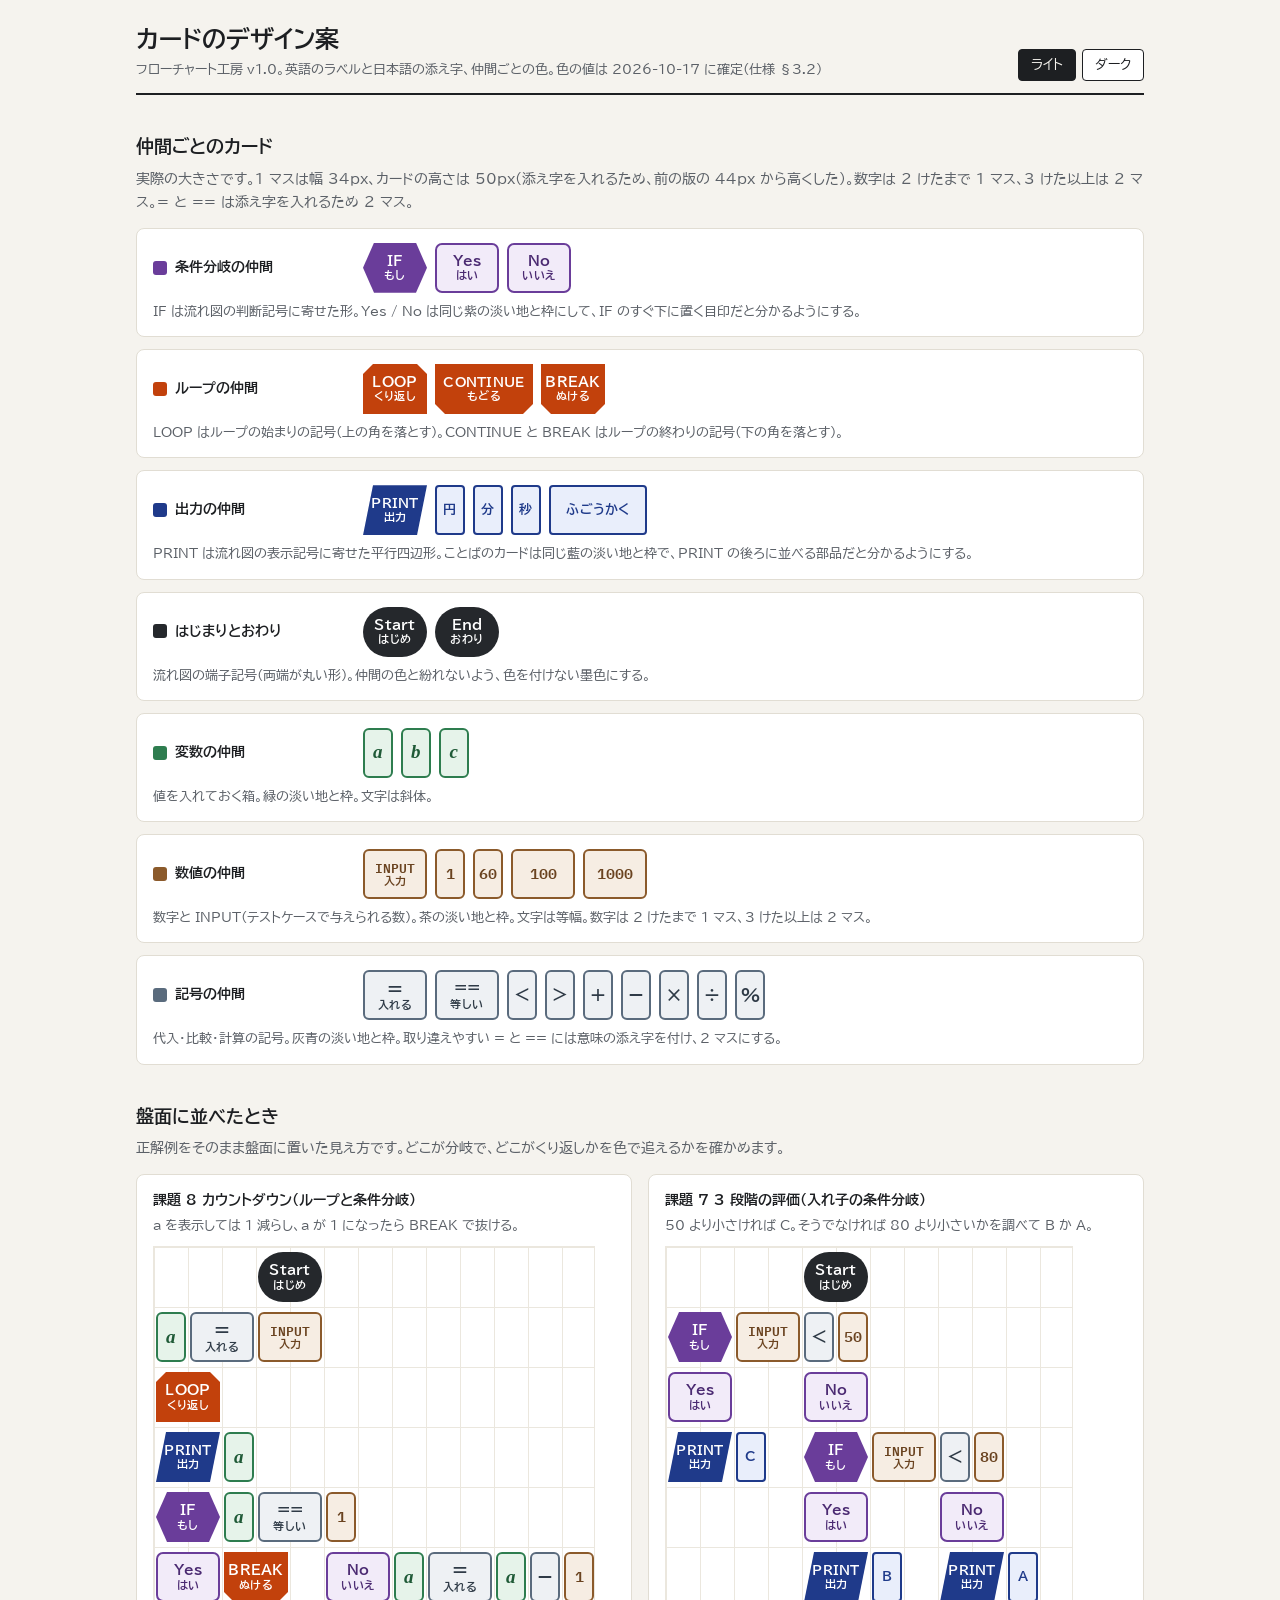
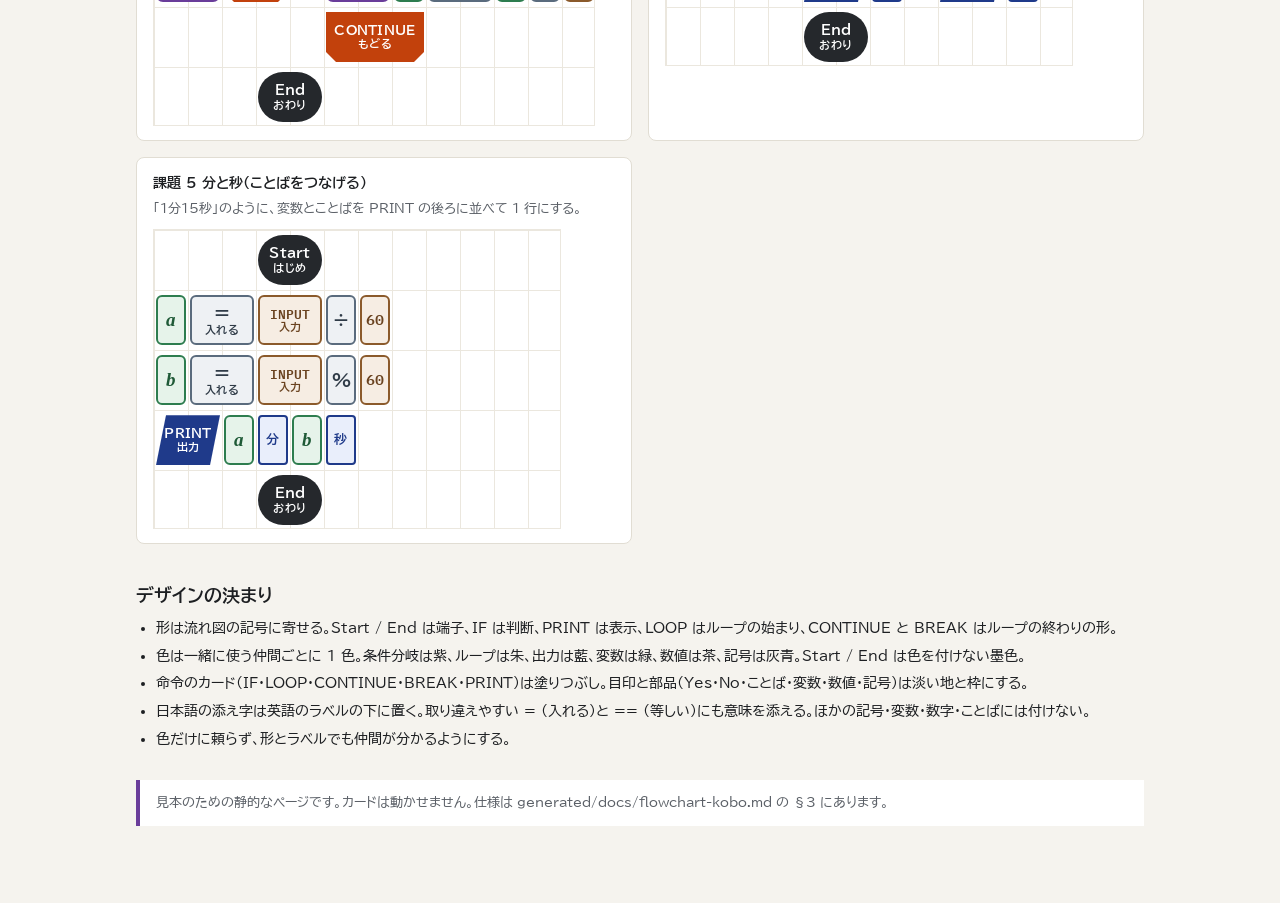
<file: generated/docs/flowchart-kobo-card-design.html>
<!doctype html>
<html lang="ja">
<head>
<meta charset="utf-8">
<meta name="viewport" content="width=device-width, initial-scale=1">
<title>カードのデザイン案</title>
<link rel="preconnect" href="https://fonts.googleapis.com">
<link rel="preconnect" href="https://fonts.gstatic.com" crossorigin>
<link rel="stylesheet" href="https://fonts.googleapis.com/css2?family=BIZ+UDPGothic:wght@400;700&family=IBM+Plex+Mono:wght@500;600&display=swap">
<style>
/* フローチャート工房 v1.0: カードのデザイン見本(仕様 flowchart-kobo.md §3.2)。色の値は 2026-10-17 に確定 */
:root {
  --paper: #f5f3ee; --sheet: #ffffff; --ink: #1d1f22; --ink-soft: #5b6067; --rule: #e1ddd3; --grid: #ebe7de;
  --sumi: #25282c; --sumi-ink: #ffffff;
  --mura: #6a3d9a; --mura-ink: #ffffff; --mura-tint: #f2ebf9; --mura-tint-ink: #4b2a72;
  --shu: #c2410c; --shu-ink: #ffffff;
  --ai: #1f3a8a; --ai-ink: #ffffff; --ai-tint: #e9eefb; --ai-tint-ink: #1f3a8a;
  --var: #2e7d4f; --var-tint: #e6f3ea; --var-ink: #1f5a37;
  --num: #8b5a2b; --num-tint: #f6ede3; --num-ink: #6a4320;
  --sym: #5a6b7d; --sym-tint: #eef1f4; --sym-ink: #2f3b47;
  --font: "BIZ UDPGothic", "Yu Gothic UI", "Hiragino Sans", "Noto Sans JP", sans-serif;
  --mono: "IBM Plex Mono", Consolas, "SFMono-Regular", monospace;
  --cw: 34px; --rh: 60px; --ch: 50px;
  color-scheme: light;
}
@media (prefers-color-scheme: dark) {
  :root:not([data-theme="light"]) {
    --paper: #141619; --sheet: #1c1f23; --ink: #e8e6e1; --ink-soft: #a3a7ad; --rule: #2d3137; --grid: #24282d;
    --sumi: #e4e1da; --sumi-ink: #141619;
    --mura: #8458c0; --mura-ink: #ffffff; --mura-tint: #2a2139; --mura-tint-ink: #dccbf3;
    --shu: #c2410c; --shu-ink: #ffffff;
    --ai: #4766cc; --ai-ink: #ffffff; --ai-tint: #1c2442; --ai-tint-ink: #c9d6ff;
    --var: #5fb07f; --var-tint: #17271d; --var-ink: #bfe5cc;
    --num: #c08a55; --num-tint: #2a2017; --num-ink: #f0d6bb;
    --sym: #8797a8; --sym-tint: #1f252c; --sym-ink: #d5dde5;
    color-scheme: dark;
  }
}
:root[data-theme="dark"] {
  --paper: #141619; --sheet: #1c1f23; --ink: #e8e6e1; --ink-soft: #a3a7ad; --rule: #2d3137; --grid: #24282d;
  --sumi: #e4e1da; --sumi-ink: #141619;
  --mura: #8458c0; --mura-ink: #ffffff; --mura-tint: #2a2139; --mura-tint-ink: #dccbf3;
  --shu: #c2410c; --shu-ink: #ffffff;
  --ai: #4766cc; --ai-ink: #ffffff; --ai-tint: #1c2442; --ai-tint-ink: #c9d6ff;
  --var: #5fb07f; --var-tint: #17271d; --var-ink: #bfe5cc;
  --num: #c08a55; --num-tint: #2a2017; --num-ink: #f0d6bb;
  --sym: #8797a8; --sym-tint: #1f252c; --sym-ink: #d5dde5;
  color-scheme: dark;
}

* { box-sizing: border-box; }
body { margin: 0; background: var(--paper); color: var(--ink); font-family: var(--font); font-size: 15px; line-height: 1.7; }
.wrap { max-width: 1040px; margin: 0 auto; padding: 24px 16px 64px; }
header { display: flex; flex-wrap: wrap; justify-content: space-between; align-items: flex-end; gap: 12px; padding-bottom: 12px; border-bottom: 2px solid var(--ink); }
h1 { margin: 0; font-size: 24px; line-height: 1.3; }
header p { margin: 4px 0 0; color: var(--ink-soft); font-size: 13px; }
.theme { display: flex; gap: 6px; }
.theme button { font: inherit; font-size: 13px; padding: 4px 12px; border: 1.5px solid var(--ink); border-radius: 4px; background: var(--sheet); color: var(--ink); cursor: pointer; }
.theme button[aria-pressed="true"] { background: var(--ink); color: var(--paper); }
h2 { margin: 36px 0 6px; font-size: 18px; }
.lead { margin: 0 0 14px; color: var(--ink-soft); font-size: 13.5px; }

/* 仲間ごとの一覧 */
.groups { display: grid; gap: 12px; }
.group { display: grid; grid-template-columns: 190px minmax(0, 1fr); gap: 8px 20px; align-items: center; padding: 14px 16px; background: var(--sheet); border: 1px solid var(--rule); border-radius: 8px; }
.group h3 { margin: 0; font-size: 14px; display: flex; align-items: center; gap: 8px; }
.swatch { flex: none; width: 14px; height: 14px; border-radius: 3px; }
.group p { grid-column: 1 / -1; margin: 0; color: var(--ink-soft); font-size: 12.5px; }
.row { display: flex; flex-wrap: wrap; gap: 10px 8px; align-items: center; }

/* カード */
.card { position: relative; flex: none; height: var(--ch); display: inline-flex; flex-direction: column; align-items: center; justify-content: center; gap: 1px; padding: 0 4px; text-align: center; user-select: none; line-height: 1.1; }
.card .m { font-weight: 700; font-size: 14px; letter-spacing: .02em; white-space: nowrap; }
.card .s { font-size: 10.5px; font-weight: 700; letter-spacing: .04em; white-space: nowrap; }
.k-term { background: var(--sumi); color: var(--sumi-ink); border-radius: 999px; }
.k-if { background: var(--mura); color: var(--mura-ink); clip-path: polygon(11px 0, calc(100% - 11px) 0, 100% 50%, calc(100% - 11px) 100%, 11px 100%, 0 50%); }
.k-yn { background: var(--mura-tint); color: var(--mura-tint-ink); border: 2px solid var(--mura); border-radius: 7px; }
.k-loop { background: var(--shu); color: var(--shu-ink); clip-path: polygon(10px 0, calc(100% - 10px) 0, 100% 10px, 100% 100%, 0 100%, 0 10px); }
.k-loopend { background: var(--shu); color: var(--shu-ink); clip-path: polygon(0 0, 100% 0, 100% calc(100% - 10px), calc(100% - 10px) 100%, 10px 100%, 0 calc(100% - 10px)); }
.k-print { background: var(--ai); color: var(--ai-ink); clip-path: polygon(10px 0, 100% 0, calc(100% - 10px) 100%, 0 100%); }
.k-print .m { font-size: 13px; }
.k-word { background: var(--ai-tint); color: var(--ai-tint-ink); border: 2px solid var(--ai); border-radius: 4px; }
.k-word .m { font-size: 13px; }
.k-chip { border: 2px solid; border-radius: 6px; }
.k-var { background: var(--var-tint); color: var(--var-ink); border-color: var(--var); }
.k-num, .k-input { background: var(--num-tint); color: var(--num-ink); border-color: var(--num); }
.k-op { background: var(--sym-tint); color: var(--sym-ink); border-color: var(--sym); }
.k-var .m { font-family: Georgia, "Times New Roman", serif; font-style: italic; font-size: 19px; font-weight: 700; }
.k-num .m { font-family: var(--mono); font-size: 15px; font-weight: 600; letter-spacing: 0; }
.k-op .m { font-size: 19px; font-weight: 700; letter-spacing: 0; }
.k-op2 .m { font-size: 16px; letter-spacing: 0; }
.k-input .m { font-family: var(--mono); font-size: 13px; font-weight: 600; letter-spacing: 0; }
.k-loopend .m[data-long] { font-size: 13px; }

/* 盤面 */
.boards { display: grid; grid-template-columns: repeat(auto-fit, minmax(min(100%, 430px), 1fr)); gap: 16px; }
.board-box { background: var(--sheet); border: 1px solid var(--rule); border-radius: 8px; padding: 14px 16px; min-width: 0; }
.board-box h3 { margin: 0 0 2px; font-size: 14px; }
.board-box p { margin: 0 0 10px; color: var(--ink-soft); font-size: 12.5px; }
.board-scroll { overflow-x: auto; }
.board { position: relative; background-color: var(--sheet); background-image: linear-gradient(to right, var(--grid) 1px, transparent 1px), linear-gradient(to bottom, var(--grid) 1px, transparent 1px); background-size: var(--cw) var(--rh); border: 1px solid var(--grid); }
.board .card { position: absolute; }

/* 決まり */
.rules { margin: 0; padding-left: 20px; font-size: 14px; }
.rules li { margin: 4px 0; }
.note { margin-top: 28px; padding: 12px 16px; border-left: 4px solid var(--mura); background: var(--sheet); font-size: 13px; color: var(--ink-soft); }

@media (max-width: 640px) {
  .group { grid-template-columns: 1fr; }
}
</style>
</head>
<body>
<div class="wrap">
  <header>
    <div>
      <h1>カードのデザイン案</h1>
      <p>フローチャート工房 v1.0。英語のラベルと日本語の添え字、仲間ごとの色。色の値は 2026-10-17 に確定(仕様 §3.2)</p>
    </div>
    <div class="theme" role="group" aria-label="表示テーマ">
      <button type="button" data-theme-set="light">ライト</button>
      <button type="button" data-theme-set="dark">ダーク</button>
    </div>
  </header>

  <h2>仲間ごとのカード</h2>
  <p class="lead">実際の大きさです。1 マスは幅 34px、カードの高さは 50px(添え字を入れるため、前の版の 44px から高くした)。数字は 2 けたまで 1 マス、3 けた以上は 2 マス。= と == は添え字を入れるため 2 マス。</p>
  <div class="groups" id="groups"></div>

  <h2>盤面に並べたとき</h2>
  <p class="lead">正解例をそのまま盤面に置いた見え方です。どこが分岐で、どこがくり返しかを色で追えるかを確かめます。</p>
  <div class="boards" id="boards"></div>

  <h2>デザインの決まり</h2>
  <ul class="rules">
    <li>形は流れ図の記号に寄せる。Start / End は端子、IF は判断、PRINT は表示、LOOP はループの始まり、CONTINUE と BREAK はループの終わりの形。</li>
    <li>色は一緒に使う仲間ごとに 1 色。条件分岐は紫、ループは朱、出力は藍、変数は緑、数値は茶、記号は灰青。Start / End は色を付けない墨色。</li>
    <li>命令のカード(IF・LOOP・CONTINUE・BREAK・PRINT)は塗りつぶし。目印と部品(Yes・No・ことば・変数・数値・記号)は淡い地と枠にする。</li>
    <li>日本語の添え字は英語のラベルの下に置く。取り違えやすい = (入れる)と == (等しい)にも意味を添える。ほかの記号・変数・数字・ことばには付けない。</li>
    <li>色だけに頼らず、形とラベルでも仲間が分かるようにする。</li>
  </ul>
  <p class="note">見本のための静的なページです。カードは動かせません。仕様は generated/docs/flowchart-kobo.md の §3 にあります。</p>
</div>

<script>
(function () {
  'use strict';
  // ラベル → 見た目(class)・幅(マス)・日本語の添え字
  const DEF = {
    Start: ['k-term', 2, 'はじめ'], End: ['k-term', 2, 'おわり'],
    IF: ['k-if', 2, 'もし'], Yes: ['k-yn', 2, 'はい'], No: ['k-yn', 2, 'いいえ'],
    LOOP: ['k-loop', 2, 'くり返し'], CONTINUE: ['k-loopend', 3, 'もどる'], BREAK: ['k-loopend', 2, 'ぬける'],
    PRINT: ['k-print', 2, '出力'], INPUT: ['k-chip k-input', 2, '入力'],
    '=': ['k-chip k-op', 2, '入れる'], '==': ['k-chip k-op k-op2', 2, '等しい'],
  };
  const VARS = ['a', 'b', 'c'];
  const OPS = ['=', '==', '<', '>', '+', '−', '×', '÷', '%'];
  const WORDS = { '円': 1, '分': 1, '秒': 1, 'A': 1, 'B': 1, 'C': 1, 'ごうかく': 2, 'ふごうかく': 3 };
  const CW = 34, RH = 60, CH = 50;

  function info(label) {
    if (DEF[label]) return { cls: DEF[label][0], w: DEF[label][1], sub: DEF[label][2] };
    if (VARS.includes(label)) return { cls: 'k-chip k-var', w: 1 };
    if (OPS.includes(label)) return { cls: 'k-chip k-op', w: 1 };
    if (/^\d+$/.test(label)) return { cls: 'k-chip k-num', w: label.length <= 2 ? 1 : 2 };
    if (WORDS[label]) return { cls: 'k-word', w: WORDS[label] };
    throw new Error('未知のカード: ' + label);
  }
  function card(label, pos) {
    const d = info(label);
    const el = document.createElement('div');
    el.className = 'card ' + d.cls;
    el.style.width = (d.w * CW - 4) + 'px';
    if (pos) { el.style.left = (pos.col * CW + 2) + 'px'; el.style.top = (pos.row * RH + (RH - CH) / 2) + 'px'; }
    el.setAttribute('role', 'img');
    el.setAttribute('aria-label', d.sub ? `${label}(${d.sub})` : label);
    const m = document.createElement('span');
    m.className = 'm';
    m.textContent = label;
    if (label.length >= 8) m.dataset.long = '';
    el.appendChild(m);
    if (d.sub) {
      const s = document.createElement('span');
      s.className = 's';
      s.textContent = d.sub;
      s.setAttribute('aria-hidden', 'true');
      el.appendChild(s);
    }
    return { el, w: d.w };
  }

  const GROUPS = [
    { name: '条件分岐の仲間', color: 'var(--mura)', cards: ['IF', 'Yes', 'No'],
      note: 'IF は流れ図の判断記号に寄せた形。Yes / No は同じ紫の淡い地と枠にして、IF のすぐ下に置く目印だと分かるようにする。' },
    { name: 'ループの仲間', color: 'var(--shu)', cards: ['LOOP', 'CONTINUE', 'BREAK'],
      note: 'LOOP はループの始まりの記号(上の角を落とす)。CONTINUE と BREAK はループの終わりの記号(下の角を落とす)。' },
    { name: '出力の仲間', color: 'var(--ai)', cards: ['PRINT', '円', '分', '秒', 'ふごうかく'],
      note: 'PRINT は流れ図の表示記号に寄せた平行四辺形。ことばのカードは同じ藍の淡い地と枠で、PRINT の後ろに並べる部品だと分かるようにする。' },
    { name: 'はじまりとおわり', color: 'var(--sumi)', cards: ['Start', 'End'],
      note: '流れ図の端子記号(両端が丸い形)。仲間の色と紛れないよう、色を付けない墨色にする。' },
    { name: '変数の仲間', color: 'var(--var)', cards: ['a', 'b', 'c'],
      note: '値を入れておく箱。緑の淡い地と枠。文字は斜体。' },
    { name: '数値の仲間', color: 'var(--num)', cards: ['INPUT', '1', '60', '100', '1000'],
      note: '数字と INPUT(テストケースで与えられる数)。茶の淡い地と枠。文字は等幅。数字は 2 けたまで 1 マス、3 けた以上は 2 マス。' },
    { name: '記号の仲間', color: 'var(--sym)', cards: ['=', '==', '<', '>', '+', '−', '×', '÷', '%'],
      note: '代入・比較・計算の記号。灰青の淡い地と枠。取り違えやすい = と == には意味の添え字を付け、2 マスにする。' },
  ];
  const groups = document.getElementById('groups');
  for (const g of GROUPS) {
    const box = document.createElement('section');
    box.className = 'group';
    box.innerHTML = `<h3><span class="swatch" style="background:${g.color}"></span>${g.name}</h3>`;
    const row = document.createElement('div');
    row.className = 'row';
    for (const l of g.cards) row.appendChild(card(l).el);
    box.appendChild(row);
    const p = document.createElement('p');
    p.textContent = g.note;
    box.appendChild(p);
    groups.appendChild(box);
  }

  // 盤面: 1 行 = 「開始列:カード カード …」を | で区切る
  const BOARDS = [
    { title: '課題 8 カウントダウン(ループと条件分岐)', note: 'a を表示しては 1 減らし、a が 1 になったら BREAK で抜ける。', cols: 13,
      rows: ['3:Start', '0:a = INPUT', '0:LOOP', '0:PRINT a', '0:IF a == 1', '0:Yes BREAK | 5:No a = a − 1', '5:CONTINUE', '3:End'] },
    { title: '課題 7 3 段階の評価(入れ子の条件分岐)', note: '50 より小さければ C。そうでなければ 80 より小さいかを調べて B か A。', cols: 12,
      rows: ['4:Start', '0:IF INPUT < 50', '0:Yes | 4:No', '0:PRINT C | 4:IF INPUT < 80', '4:Yes | 8:No', '4:PRINT B | 8:PRINT A', '4:End'] },
    { title: '課題 5 分と秒(ことばをつなげる)', note: '「1分15秒」のように、変数とことばを PRINT の後ろに並べて 1 行にする。', cols: 12,
      rows: ['3:Start', '0:a = INPUT ÷ 60', '0:b = INPUT % 60', '0:PRINT a 分 b 秒', '3:End'] },
  ];
  const boards = document.getElementById('boards');
  for (const b of BOARDS) {
    const box = document.createElement('section');
    box.className = 'board-box';
    box.innerHTML = `<h3>${b.title}</h3><p>${b.note}</p>`;
    const scroll = document.createElement('div');
    scroll.className = 'board-scroll';
    const board = document.createElement('div');
    board.className = 'board';
    board.style.width = (b.cols * CW) + 'px';
    board.style.height = (b.rows.length * RH) + 'px';
    board.setAttribute('role', 'img');
    board.setAttribute('aria-label', b.title + 'の盤面');
    b.rows.forEach((line, row) => {
      for (const seg of line.split('|')) {
        const m = seg.trim().match(/^(\d+):(.*)$/);
        let col = Number(m[1]);
        for (const label of m[2].trim().split(/\s+/)) {
          const c = card(label, { col, row });
          board.appendChild(c.el);
          col += c.w;
        }
      }
    });
    scroll.appendChild(board);
    box.appendChild(scroll);
    boards.appendChild(box);
  }

  // テーマ切り替え(見本の確認用。保存はしない)
  const btns = document.querySelectorAll('[data-theme-set]');
  const current = () => document.documentElement.dataset.theme || (matchMedia('(prefers-color-scheme: dark)').matches ? 'dark' : 'light');
  const sync = () => btns.forEach((b) => b.setAttribute('aria-pressed', String(b.dataset.themeSet === current())));
  btns.forEach((b) => b.addEventListener('click', () => { document.documentElement.dataset.theme = b.dataset.themeSet; sync(); }));
  sync();
})();
</script>
</body>
</html>
</file>
